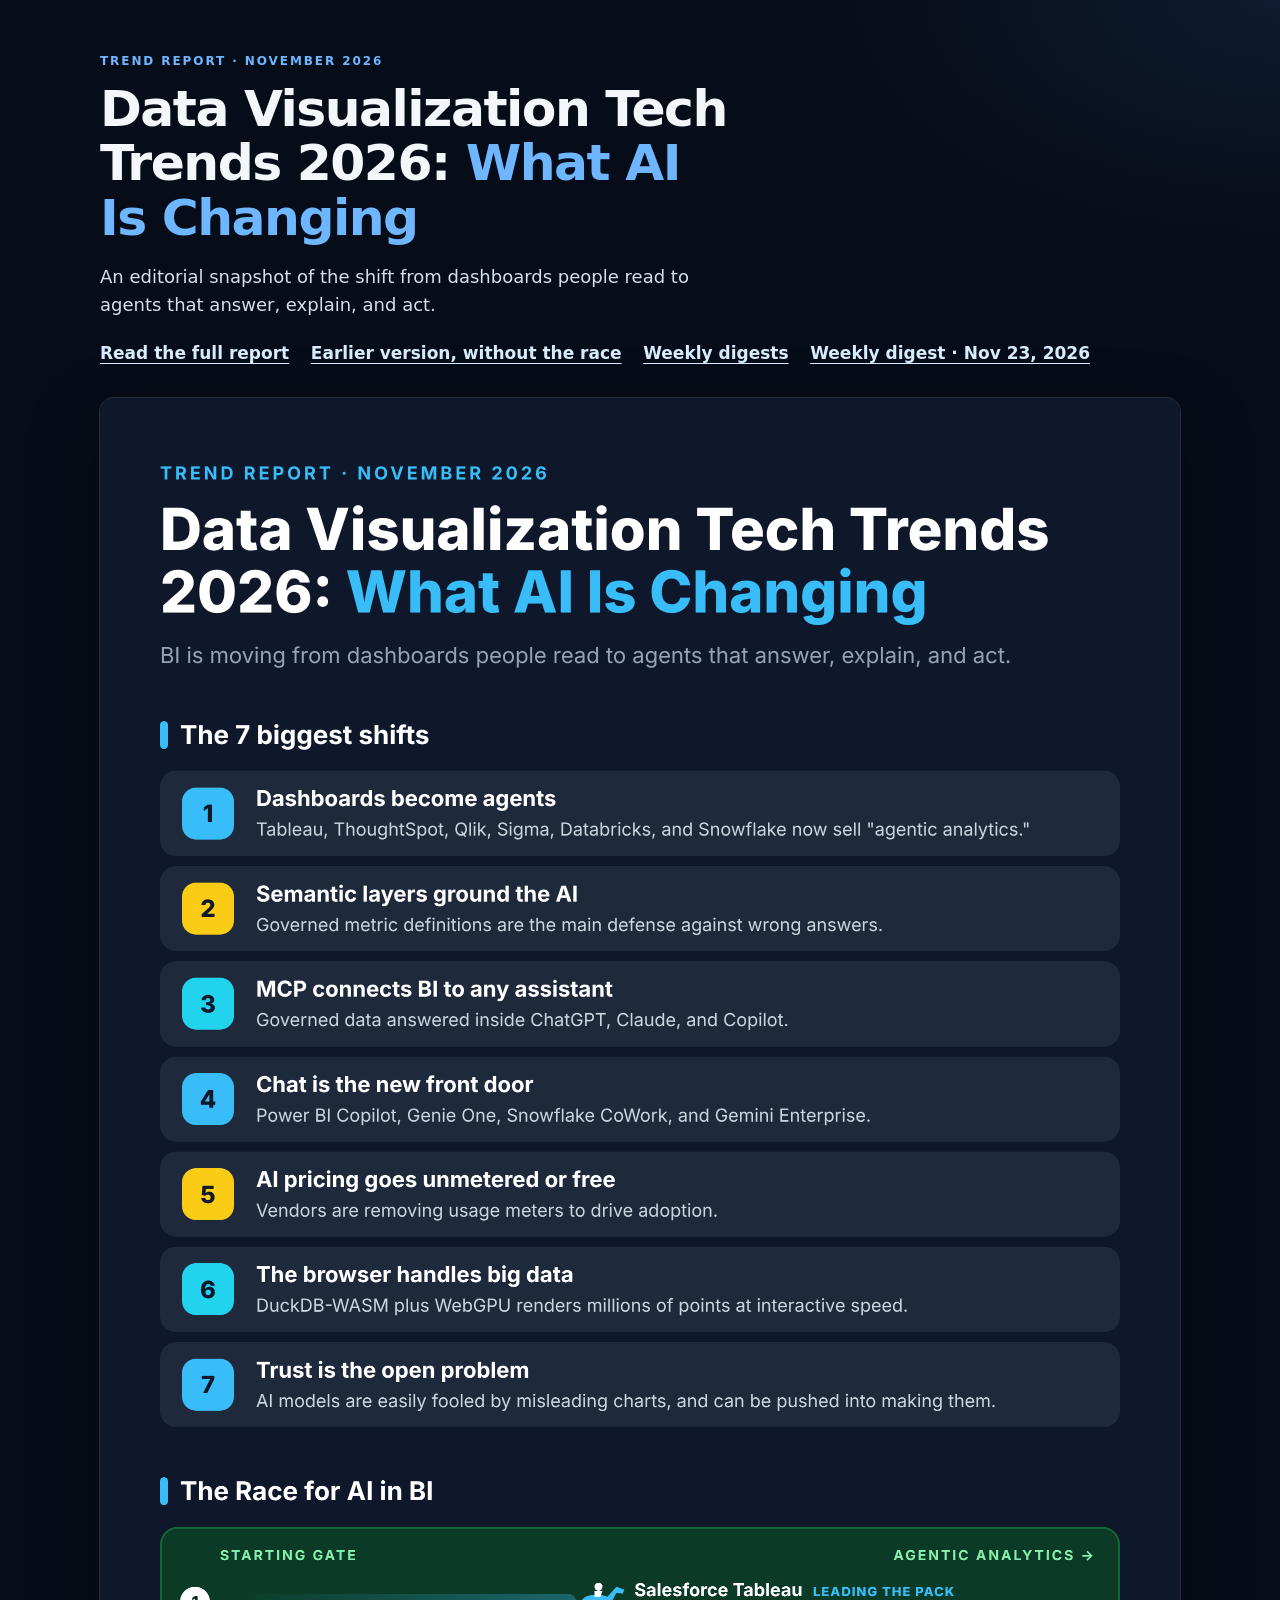
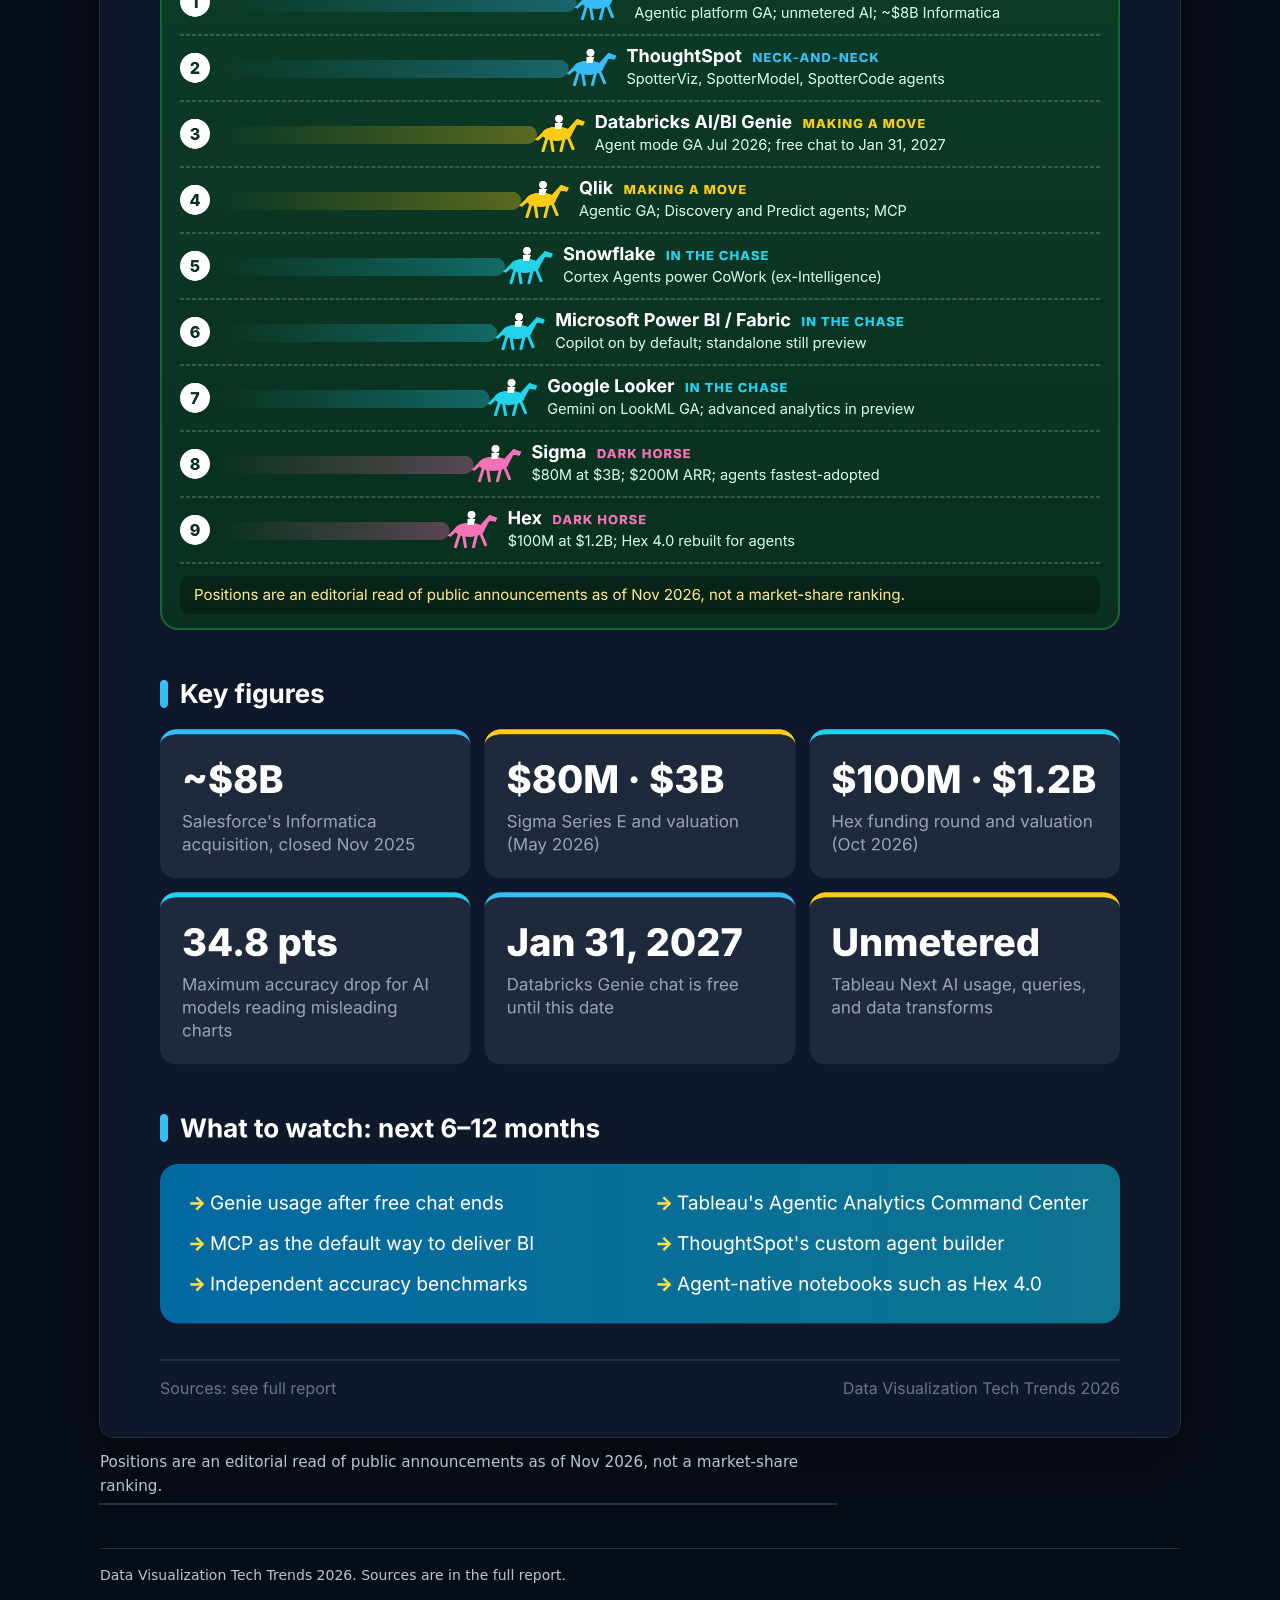
<file: index.html>
<!DOCTYPE html>
<html lang="en">
<head>
  <meta charset="utf-8">
  <meta name="viewport" content="width=device-width, initial-scale=1">
  <title>Data Visualization Tech Trends 2026: What AI Is Changing</title>
  <meta name="description" content="A November 2026 infographic on how AI is changing business intelligence, including an editorial horse race for agentic analytics.">
  <link rel="canonical" href="https://ericalvarado.github.io/dataviz-ai-trends/">
  <meta name="theme-color" content="#070d18">
  <meta name="color-scheme" content="dark">

  <meta property="og:type" content="website">
  <meta property="og:site_name" content="Data Visualization Tech Trends 2026">
  <meta property="og:title" content="Data Visualization Tech Trends 2026: What AI Is Changing">
  <meta property="og:description" content="BI is moving from dashboards people read to agents that answer, explain, and act. An editorial look at the race for AI in BI, as of November 2026.">
  <meta property="og:url" content="https://ericalvarado.github.io/dataviz-ai-trends/">
  <meta property="og:image" content="https://ericalvarado.github.io/dataviz-ai-trends/images/dataviz-ai-trends-2026-race.png">
  <meta property="og:image:secure_url" content="https://ericalvarado.github.io/dataviz-ai-trends/images/dataviz-ai-trends-2026-race.png">
  <meta property="og:image:type" content="image/png">
  <meta property="og:image:width" content="2160">
  <meta property="og:image:height" content="5277">
  <meta property="og:image:alt" content="Infographic, Data Visualization Tech Trends 2026: What AI Is Changing, with a horse-racing chart titled The Race for AI in BI.">

  <meta name="twitter:card" content="summary_large_image">
  <meta name="twitter:title" content="Data Visualization Tech Trends 2026: What AI Is Changing">
  <meta name="twitter:description" content="BI is moving from dashboards people read to agents that answer, explain, and act. An editorial look at the race for AI in BI, as of November 2026.">
  <meta name="twitter:image" content="https://ericalvarado.github.io/dataviz-ai-trends/images/dataviz-ai-trends-2026-race.png">
  <meta name="twitter:image:alt" content="Infographic, Data Visualization Tech Trends 2026: What AI Is Changing, with a horse-racing chart titled The Race for AI in BI.">

  <link rel="stylesheet" href="styles.css">
</head>
<body>
  <div class="wrap">
    <header>
      <p class="kicker">Trend report · November 2026</p>
      <h1>Data Visualization Tech Trends 2026: <span>What AI Is Changing</span></h1>
      <p class="lede">An editorial snapshot of the shift from dashboards people read to agents that answer, explain, and act.</p>
      <nav class="actions" aria-label="Related">
        <a href="https://cursor.com/canvas/store-f956ac63-2e0c-4e94-ba3c-18de8e379e3c/e3237adf-e329-4df2-89d8-488cf65189a3">Read the full report</a>
        <a href="earlier.html">Earlier version, without the race</a>
        <a href="digests/">Weekly digests</a>
        <a href="digests/2026-11-23.html">Weekly digest · Nov 23, 2026</a>
      </nav>
    </header>

    <main>
      <figure class="poster">
        <a href="images/dataviz-ai-trends-2026-race.png">
          <img
            src="images/dataviz-ai-trends-2026-race.png"
            width="2160"
            height="5277"
            fetchpriority="high"
            alt="Infographic titled Data Visualization Tech Trends 2026: What AI Is Changing. November 2026 trend report. BI is moving from dashboards people read to agents that answer, explain, and act. Seven shifts: 1 Dashboards become agents, with Tableau, ThoughtSpot, Qlik, Sigma, Databricks, and Snowflake selling agentic analytics. 2 Semantic layers ground the AI, using governed metric definitions as the defense against wrong answers. 3 MCP connects BI to any assistant, so governed data is answered inside ChatGPT, Claude, and Copilot. 4 Chat is the new front door, including Power BI Copilot, Genie One, Snowflake CoWork, and Gemini Enterprise. 5 AI pricing goes unmetered or free as vendors remove usage meters to drive adoption. 6 The browser handles big data, with DuckDB-WASM plus WebGPU rendering millions of points at interactive speed. 7 Trust is the open problem, because AI models are easily fooled by misleading charts and can be pushed into making them. The Race for AI in BI, under agentic analytics, from the starting gate: 1 Salesforce Tableau, leading the pack, agentic platform generally available, unmetered AI, about $8 billion Informatica. 2 ThoughtSpot, neck and neck, with SpotterViz, SpotterModel, and SpotterCode agents. 3 Qlik, making a move, agentic generally available, Discovery and Predict agents, MCP. 4 Databricks AI/BI Genie, making a move, Genie chat generally available July 2026 and free chat until January 31, 2027. 5 Snowflake, in the chase, Cortex Agents power CoWork. 6 Microsoft Power BI and Fabric, in the chase, Copilot on by default and standalone still in preview. 7 Google Looker, in the chase, Gemini on LookML generally available and advanced analytics in preview. 8 Sigma, dark horse, $80 million at a $3 billion valuation, $200 million ARR, agents fastest-adopted. 9 Hex, dark horse, $100 million at a $1.2 billion valuation, Hex 4.0 rebuilt for agents. Key figures: about $8 billion Salesforce Informatica acquisition, closed November 2025; $80 million and a $3 billion valuation for Sigma Series E in May 2026; $100 million and a $1.2 billion valuation for Hex in October 2026; a 34.8 point maximum accuracy drop for AI models reading misleading charts; January 31, 2027, when Databricks Genie chat is free until; unmetered Tableau Next AI usage, queries, and data transforms. What to watch in the next 6 to 12 months: Genie usage after free chat ends, MCP as the default way to deliver BI, independent accuracy benchmarks, Tableau's Agentic Analytics Command Center, ThoughtSpot's custom agent builder, and agent-native notebooks such as Hex 4.0. Positions are an editorial read of public announcements as of November 2026, not a market-share ranking."
          >
          <span class="sr-only">Opens the full-size image.</span>
        </a>
        <figcaption>
          <p>Positions are an editorial read of public announcements as of Nov 2026, not a market-share ranking.</p>
          <p class="hint"><a href="images/dataviz-ai-trends-2026-race.png">Open the full-size image</a></p>
        </figcaption>
      </figure>
    </main>

    <footer>
      <p>Data Visualization Tech Trends 2026. Sources are in the full report.</p>
    </footer>
  </div>
</body>
</html>
</file>
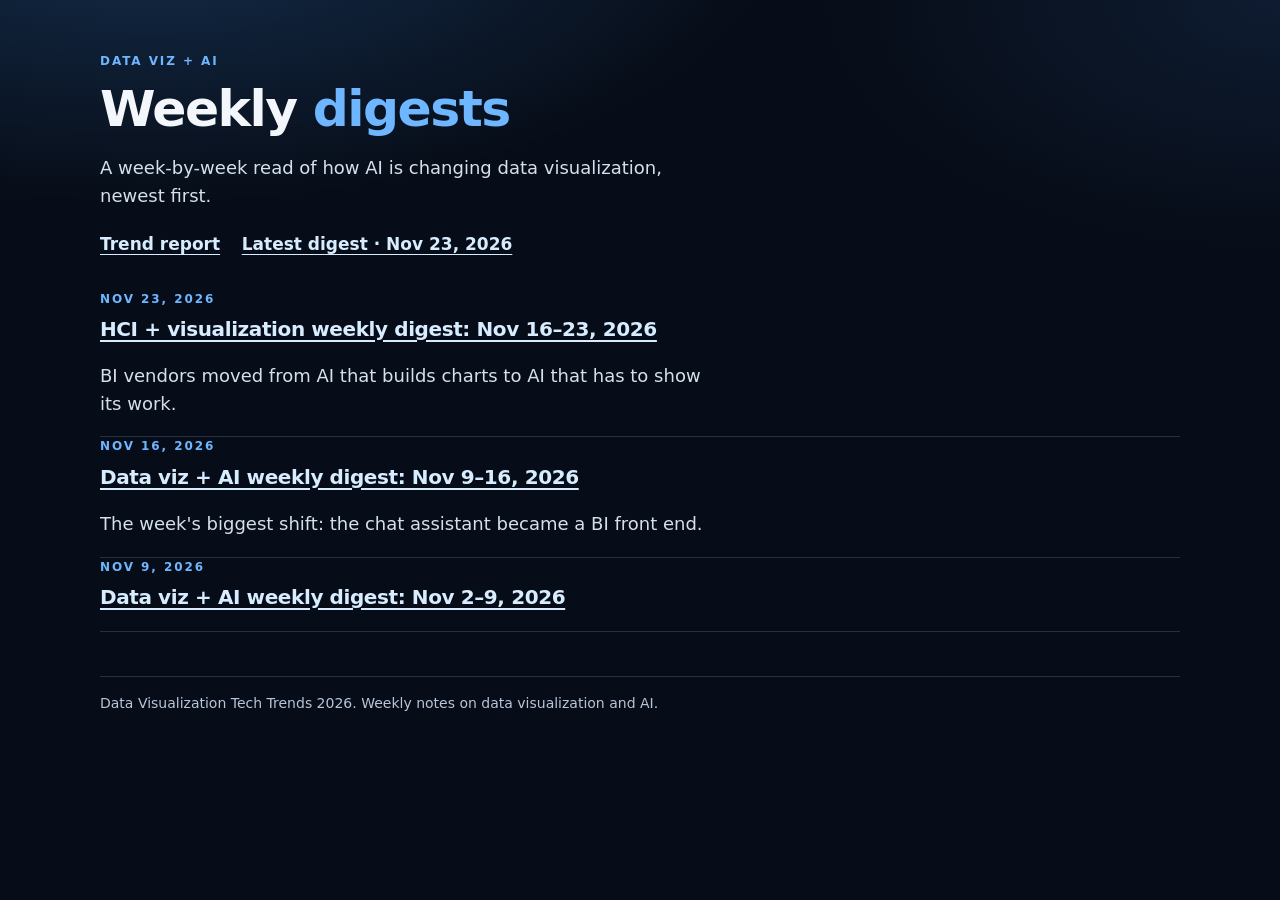
<file: digests/index.html>
<!DOCTYPE html>
<html lang="en">
<head>
  <meta charset="utf-8">
  <meta name="viewport" content="width=device-width, initial-scale=1">
  <title>Weekly digests: Data viz + AI</title>
  <meta name="description" content="Weekly digests on data visualization and AI, newest first. The latest issue covers Nov 16–23, 2026.">
  <link rel="canonical" href="https://ericalvarado.github.io/dataviz-ai-trends/digests/">
  <meta name="theme-color" content="#070d18">
  <meta name="color-scheme" content="dark">

  <meta property="og:type" content="website">
  <meta property="og:site_name" content="Data Visualization Tech Trends 2026">
  <meta property="og:title" content="Weekly digests: Data viz + AI">
  <meta property="og:description" content="Weekly digests on data visualization and AI, newest first. The latest issue covers Nov 16–23, 2026.">
  <meta property="og:url" content="https://ericalvarado.github.io/dataviz-ai-trends/digests/">
  <meta property="og:image" content="https://ericalvarado.github.io/dataviz-ai-trends/images/dataviz-ai-trends-2026-race.png">
  <meta property="og:image:secure_url" content="https://ericalvarado.github.io/dataviz-ai-trends/images/dataviz-ai-trends-2026-race.png">
  <meta property="og:image:type" content="image/png">
  <meta property="og:image:width" content="2160">
  <meta property="og:image:height" content="5277">
  <meta property="og:image:alt" content="Infographic, Data Visualization Tech Trends 2026: What AI Is Changing, with a horse-racing chart titled The Race for AI in BI.">

  <meta name="twitter:card" content="summary_large_image">
  <meta name="twitter:title" content="Weekly digests: Data viz + AI">
  <meta name="twitter:description" content="Weekly digests on data visualization and AI, newest first. The latest issue covers Nov 16–23, 2026.">
  <meta name="twitter:image" content="https://ericalvarado.github.io/dataviz-ai-trends/images/dataviz-ai-trends-2026-race.png">
  <meta name="twitter:image:alt" content="Infographic, Data Visualization Tech Trends 2026: What AI Is Changing, with a horse-racing chart titled The Race for AI in BI.">

  <link rel="stylesheet" href="../styles.css">
</head>
<body>
  <div class="wrap">
    <header>
      <p class="kicker">Data viz + AI</p>
      <h1>Weekly <span>digests</span></h1>
      <p class="lede">A week-by-week read of how AI is changing data visualization, newest first.</p>
      <nav class="actions" aria-label="Related">
        <a href="../index.html">Trend report</a>
        <a href="2026-11-23.html">Latest digest · Nov 23, 2026</a>
      </nav>
    </header>

    <main>
      <ol class="digest-index">
        <li>
          <time datetime="2026-11-23">Nov 23, 2026</time>
          <a href="2026-11-23.html">HCI + visualization weekly digest: Nov 16–23, 2026</a>
          <p class="lede">BI vendors moved from AI that builds charts to AI that has to show its work.</p>
        </li>
        <li>
          <time datetime="2026-11-16">Nov 16, 2026</time>
          <a href="2026-11-16.html">Data viz + AI weekly digest: Nov 9–16, 2026</a>
          <p class="lede">The week's biggest shift: the chat assistant became a BI front end.</p>
        </li>
        <li>
          <time datetime="2026-11-09">Nov 9, 2026</time>
          <a href="2026-11-09.html">Data viz + AI weekly digest: Nov 2–9, 2026</a>
        </li>
      </ol>
    </main>

    <footer>
      <p>Data Visualization Tech Trends 2026. Weekly notes on data visualization and AI.</p>
    </footer>
  </div>
</body>
</html>
</file>
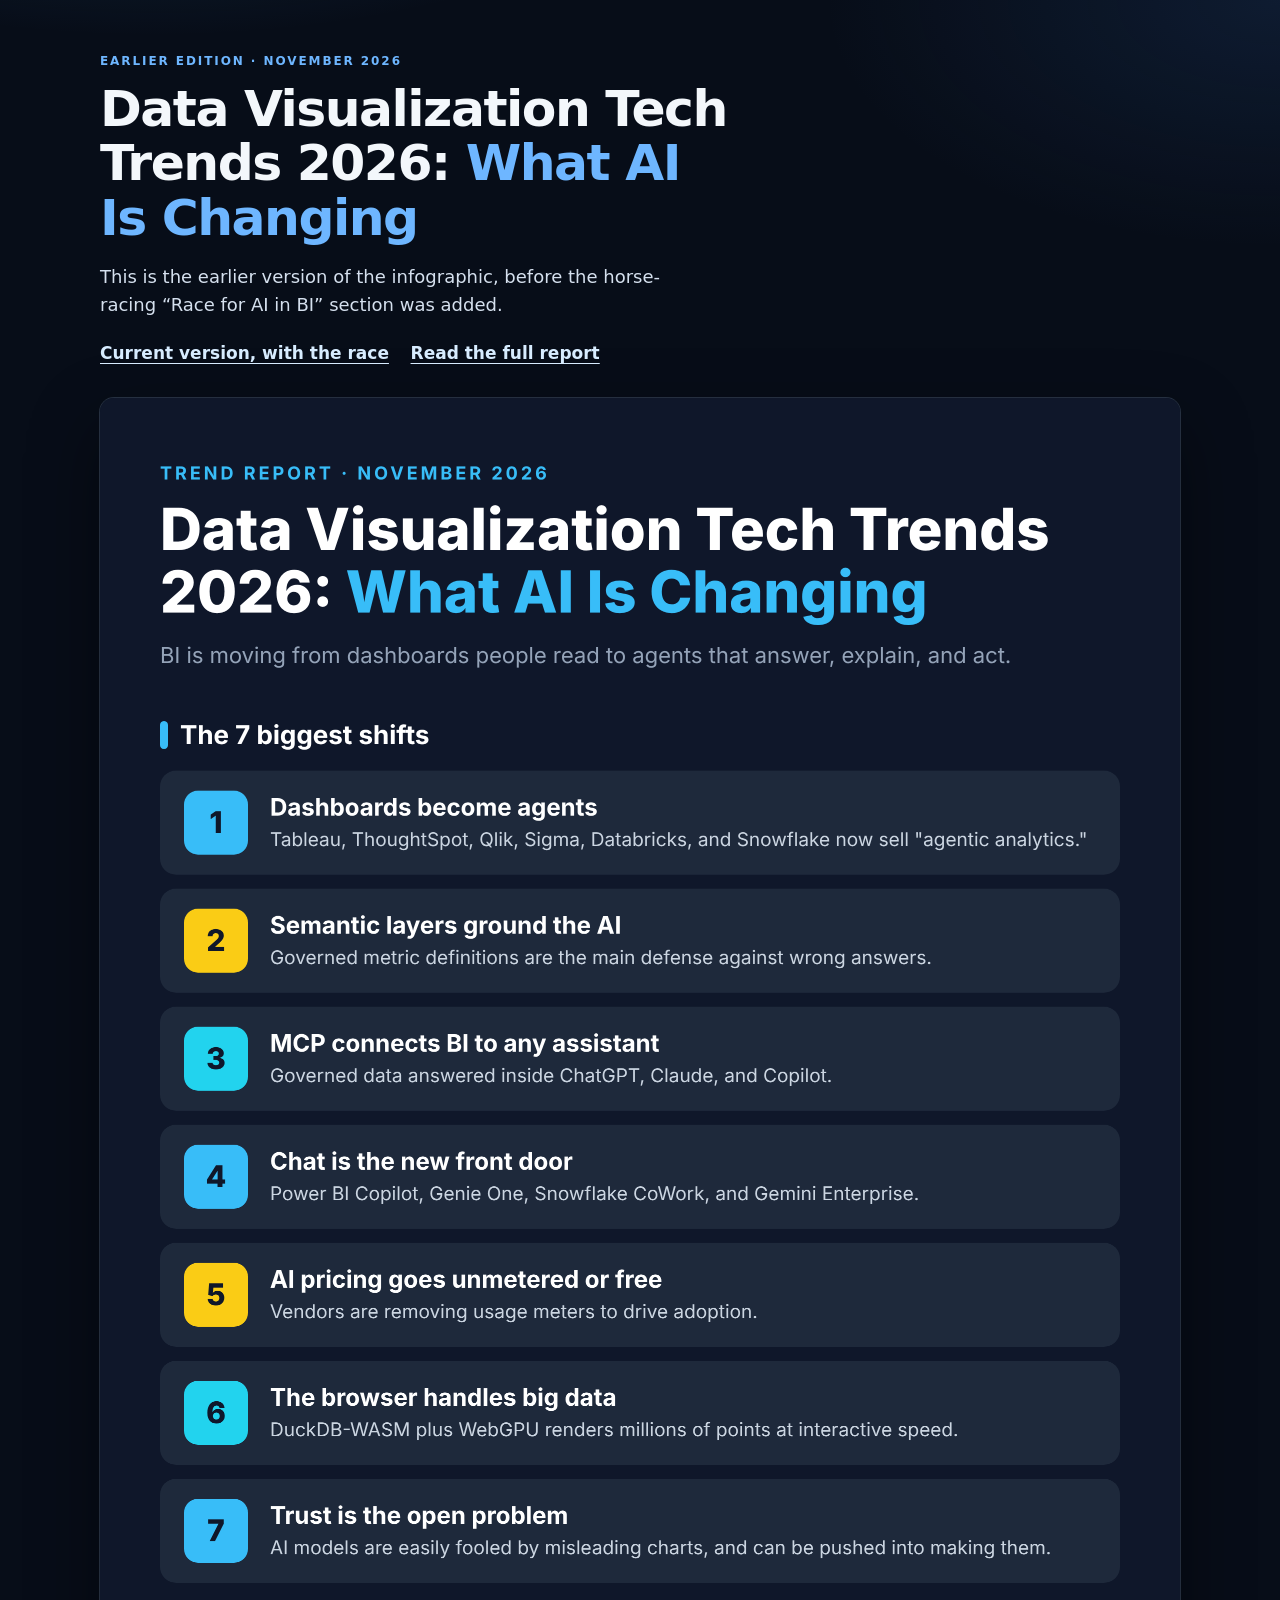
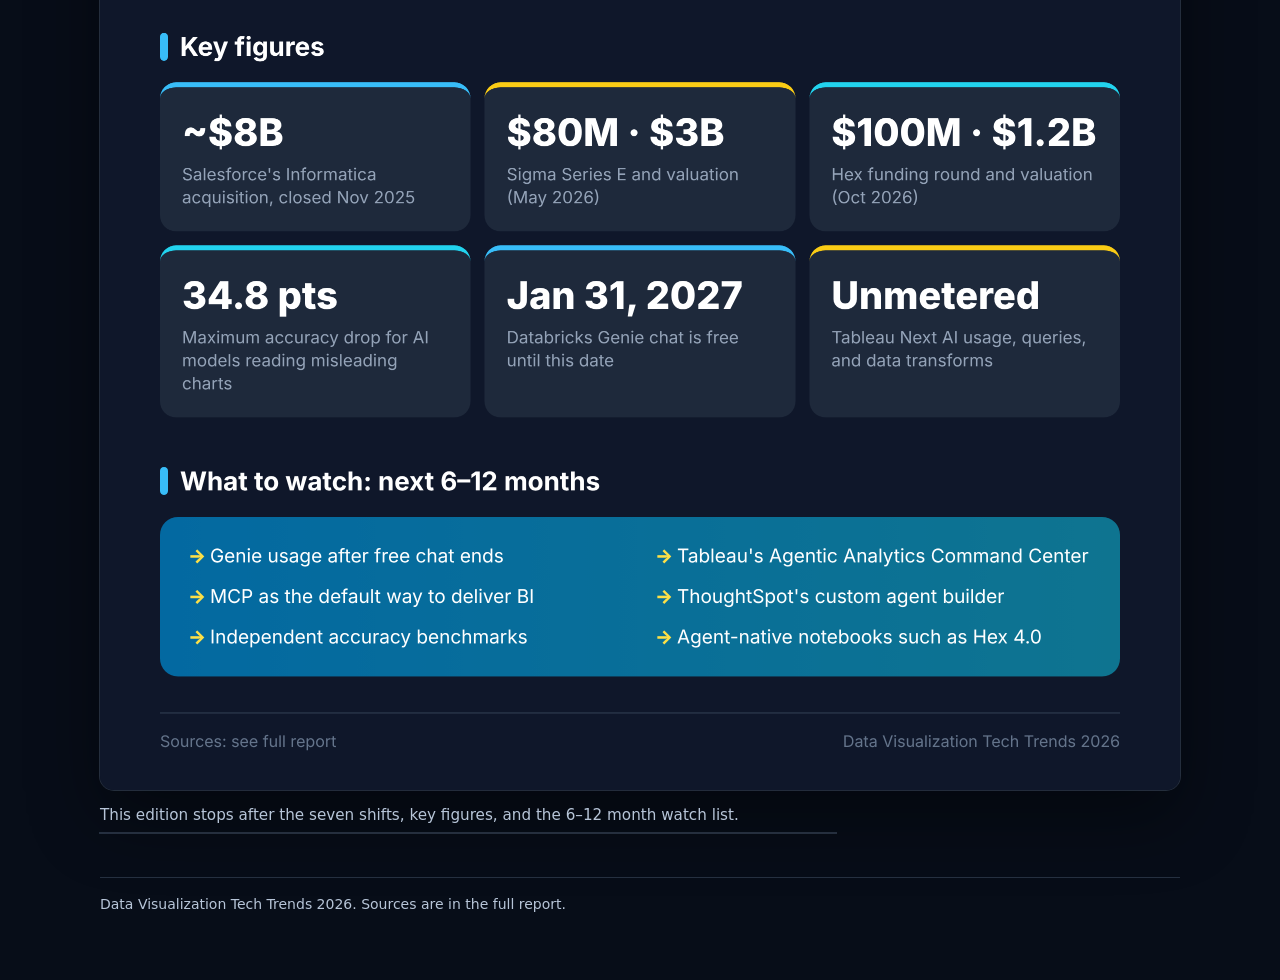
<file: earlier.html>
<!DOCTYPE html>
<html lang="en">
<head>
  <meta charset="utf-8">
  <meta name="viewport" content="width=device-width, initial-scale=1">
  <title>Earlier version: Data Visualization Tech Trends 2026: What AI Is Changing</title>
  <meta name="description" content="The earlier November 2026 infographic on how AI is changing business intelligence, before the Race for AI in BI section was added.">
  <link rel="canonical" href="https://ericalvarado.github.io/dataviz-ai-trends/earlier.html">
  <meta name="theme-color" content="#070d18">
  <meta name="color-scheme" content="dark">

  <meta property="og:type" content="website">
  <meta property="og:site_name" content="Data Visualization Tech Trends 2026">
  <meta property="og:title" content="Earlier version: Data Visualization Tech Trends 2026: What AI Is Changing">
  <meta property="og:description" content="The earlier edition of the November 2026 infographic, without the horse-racing Race for AI in BI section.">
  <meta property="og:url" content="https://ericalvarado.github.io/dataviz-ai-trends/earlier.html">
  <meta property="og:image" content="https://ericalvarado.github.io/dataviz-ai-trends/images/dataviz-ai-trends-2026.png">
  <meta property="og:image:type" content="image/png">
  <meta property="og:image:width" content="2160">
  <meta property="og:image:height" content="3983">
  <meta property="og:image:alt" content="Earlier infographic, Data Visualization Tech Trends 2026: What AI Is Changing, without the horse-racing race section.">

  <meta name="twitter:card" content="summary_large_image">
  <meta name="twitter:title" content="Earlier version: Data Visualization Tech Trends 2026: What AI Is Changing">
  <meta name="twitter:description" content="The earlier edition of the November 2026 infographic, without the horse-racing Race for AI in BI section.">
  <meta name="twitter:image" content="https://ericalvarado.github.io/dataviz-ai-trends/images/dataviz-ai-trends-2026.png">
  <meta name="twitter:image:alt" content="Earlier infographic, Data Visualization Tech Trends 2026: What AI Is Changing, without the horse-racing race section.">

  <link rel="stylesheet" href="styles.css">
</head>
<body>
  <div class="wrap">
    <header>
      <p class="kicker">Earlier edition · November 2026</p>
      <h1>Data Visualization Tech Trends 2026: <span>What AI Is Changing</span></h1>
      <p class="lede">This is the earlier version of the infographic, before the horse-racing “Race for AI in BI” section was added.</p>
      <nav class="actions" aria-label="Related">
        <a href="index.html">Current version, with the race</a>
        <a href="https://cursor.com/canvas/store-f956ac63-2e0c-4e94-ba3c-18de8e379e3c/e3237adf-e329-4df2-89d8-488cf65189a3">Read the full report</a>
      </nav>
    </header>

    <main>
      <figure class="poster">
        <a href="images/dataviz-ai-trends-2026.png">
          <img
            src="images/dataviz-ai-trends-2026.png"
            width="2160"
            height="3983"
            fetchpriority="high"
            alt="Earlier infographic titled Data Visualization Tech Trends 2026: What AI Is Changing. November 2026 trend report, without the Race for AI in BI section. BI is moving from dashboards people read to agents that answer, explain, and act. Seven shifts: 1 Dashboards become agents, with Tableau, ThoughtSpot, Qlik, Sigma, Databricks, and Snowflake selling agentic analytics. 2 Semantic layers ground the AI, using governed metric definitions as the defense against wrong answers. 3 MCP connects BI to any assistant, so governed data is answered inside ChatGPT, Claude, and Copilot. 4 Chat is the new front door, including Power BI Copilot, Genie One, Snowflake CoWork, and Gemini Enterprise. 5 AI pricing goes unmetered or free as vendors remove usage meters to drive adoption. 6 The browser handles big data, with DuckDB-WASM plus WebGPU rendering millions of points at interactive speed. 7 Trust is the open problem, because AI models are easily fooled by misleading charts and can be pushed into making them. Key figures: about $8 billion Salesforce Informatica acquisition, closed November 2025; $80 million and a $3 billion valuation for Sigma Series E in May 2026; $100 million and a $1.2 billion valuation for Hex in October 2026; a 34.8 point maximum accuracy drop for AI models reading misleading charts; January 31, 2027, when Databricks Genie chat is free until; unmetered Tableau Next AI usage, queries, and data transforms. What to watch in the next 6 to 12 months: Genie usage after free chat ends, MCP as the default way to deliver BI, independent accuracy benchmarks, Tableau's Agentic Analytics Command Center, ThoughtSpot's custom agent builder, and agent-native notebooks such as Hex 4.0."
          >
          <span class="sr-only">Opens the full-size image.</span>
        </a>
        <figcaption>
          <p>This edition stops after the seven shifts, key figures, and the 6–12 month watch list.</p>
          <p class="hint"><a href="images/dataviz-ai-trends-2026.png">Open the full-size image</a></p>
        </figcaption>
      </figure>
    </main>

    <footer>
      <p>Data Visualization Tech Trends 2026. Sources are in the full report.</p>
    </footer>
  </div>
</body>
</html>
</file>
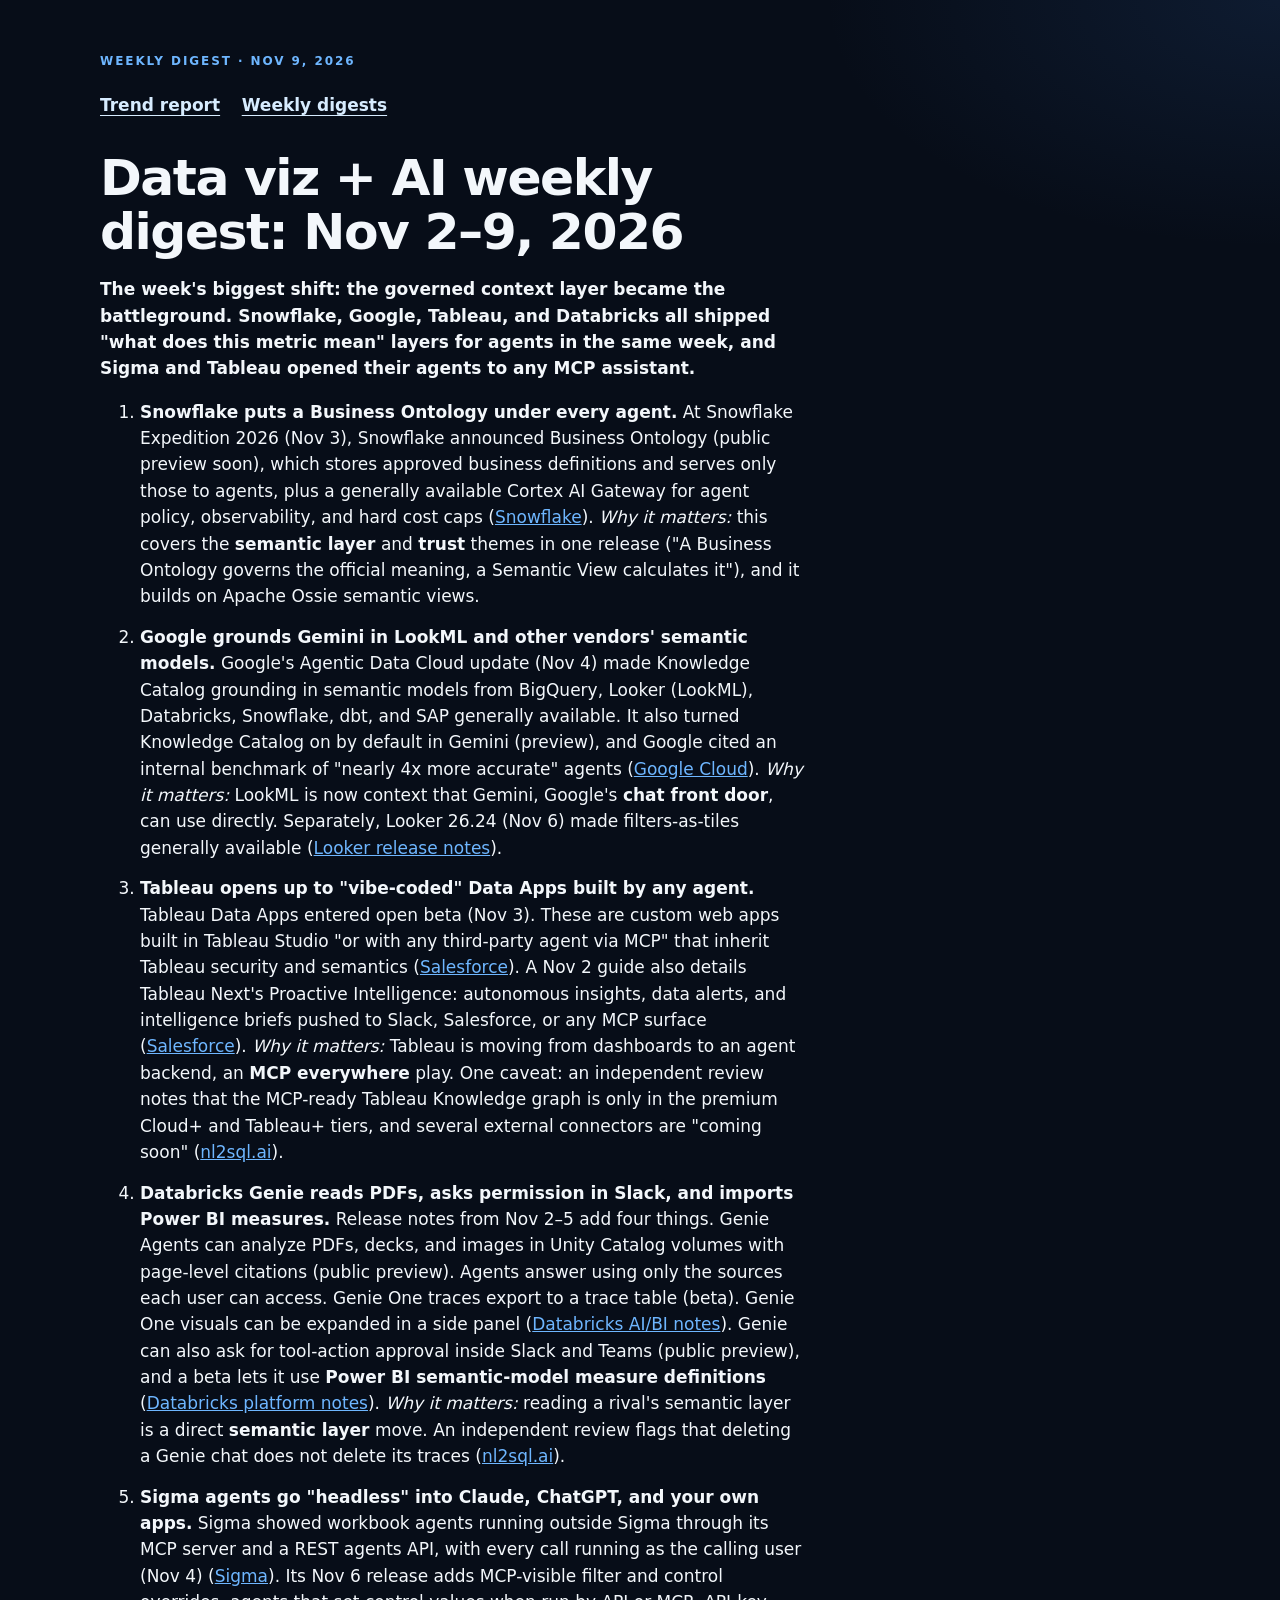
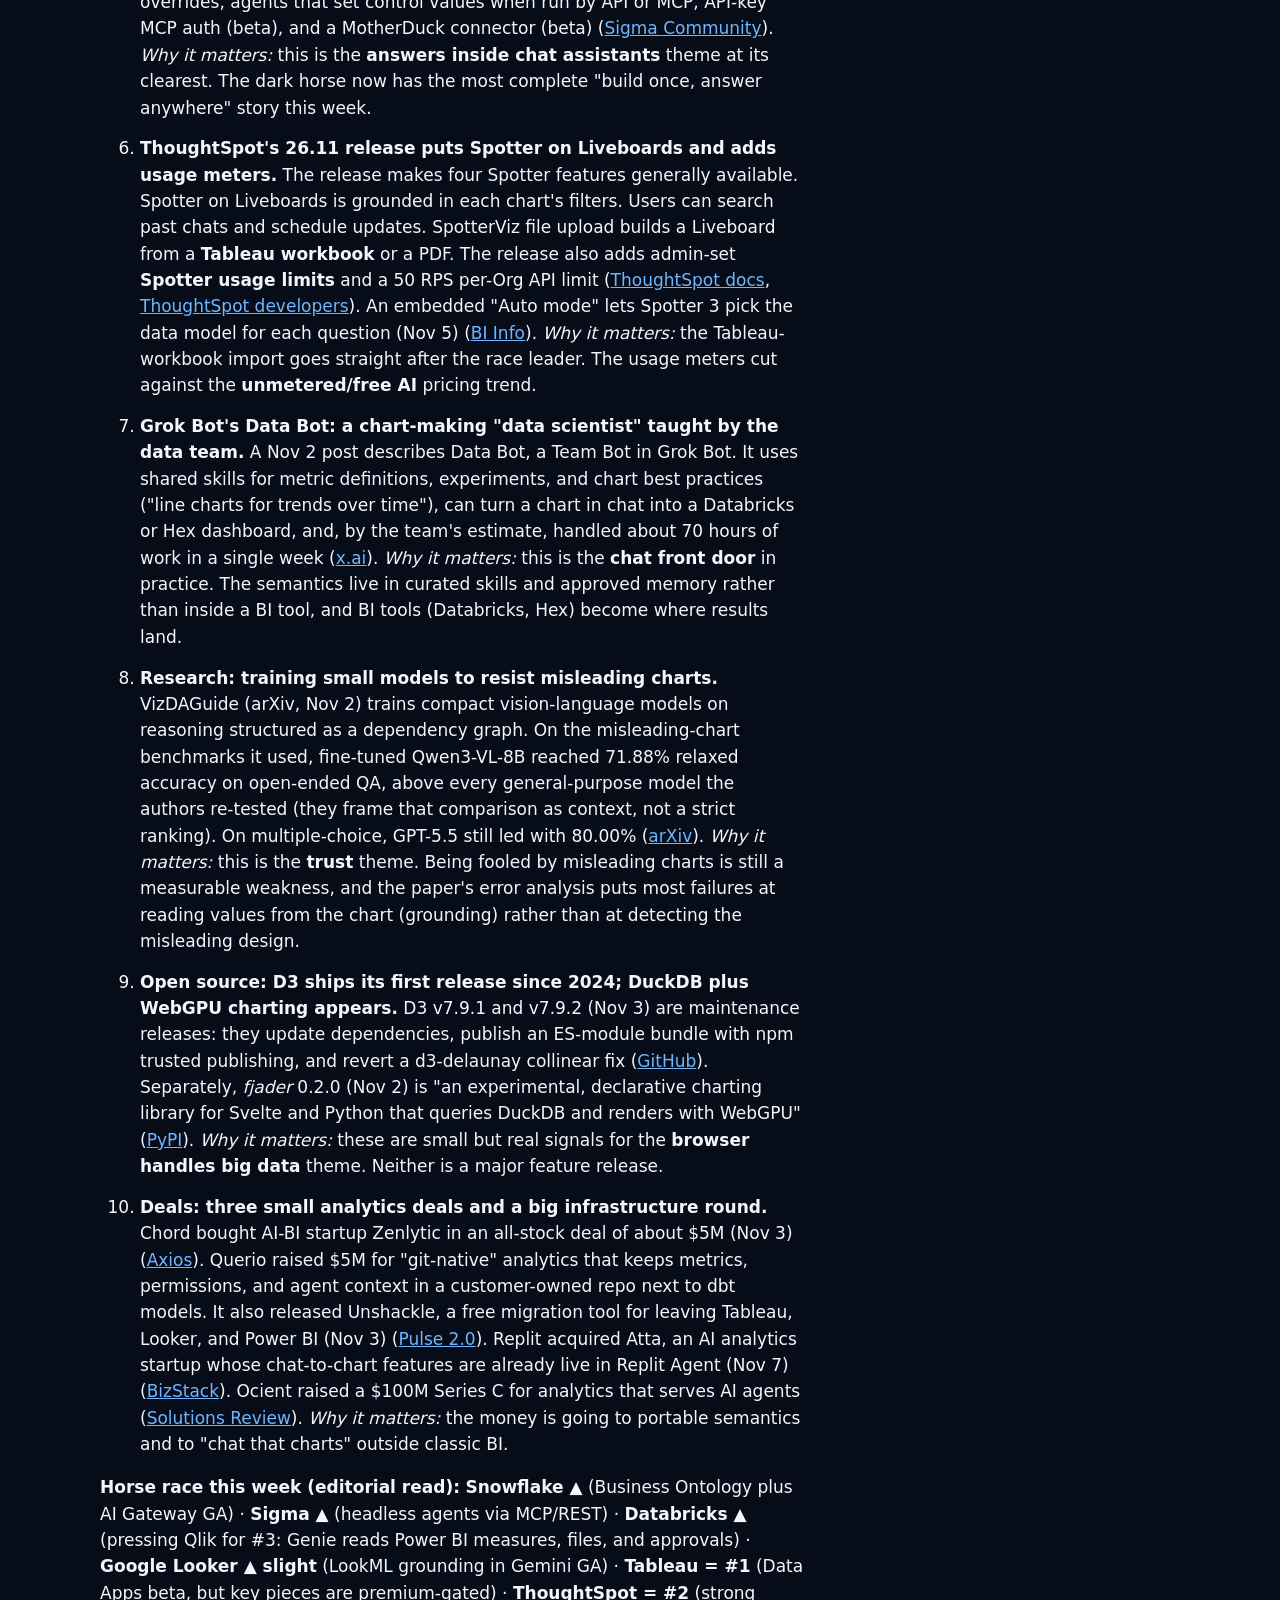
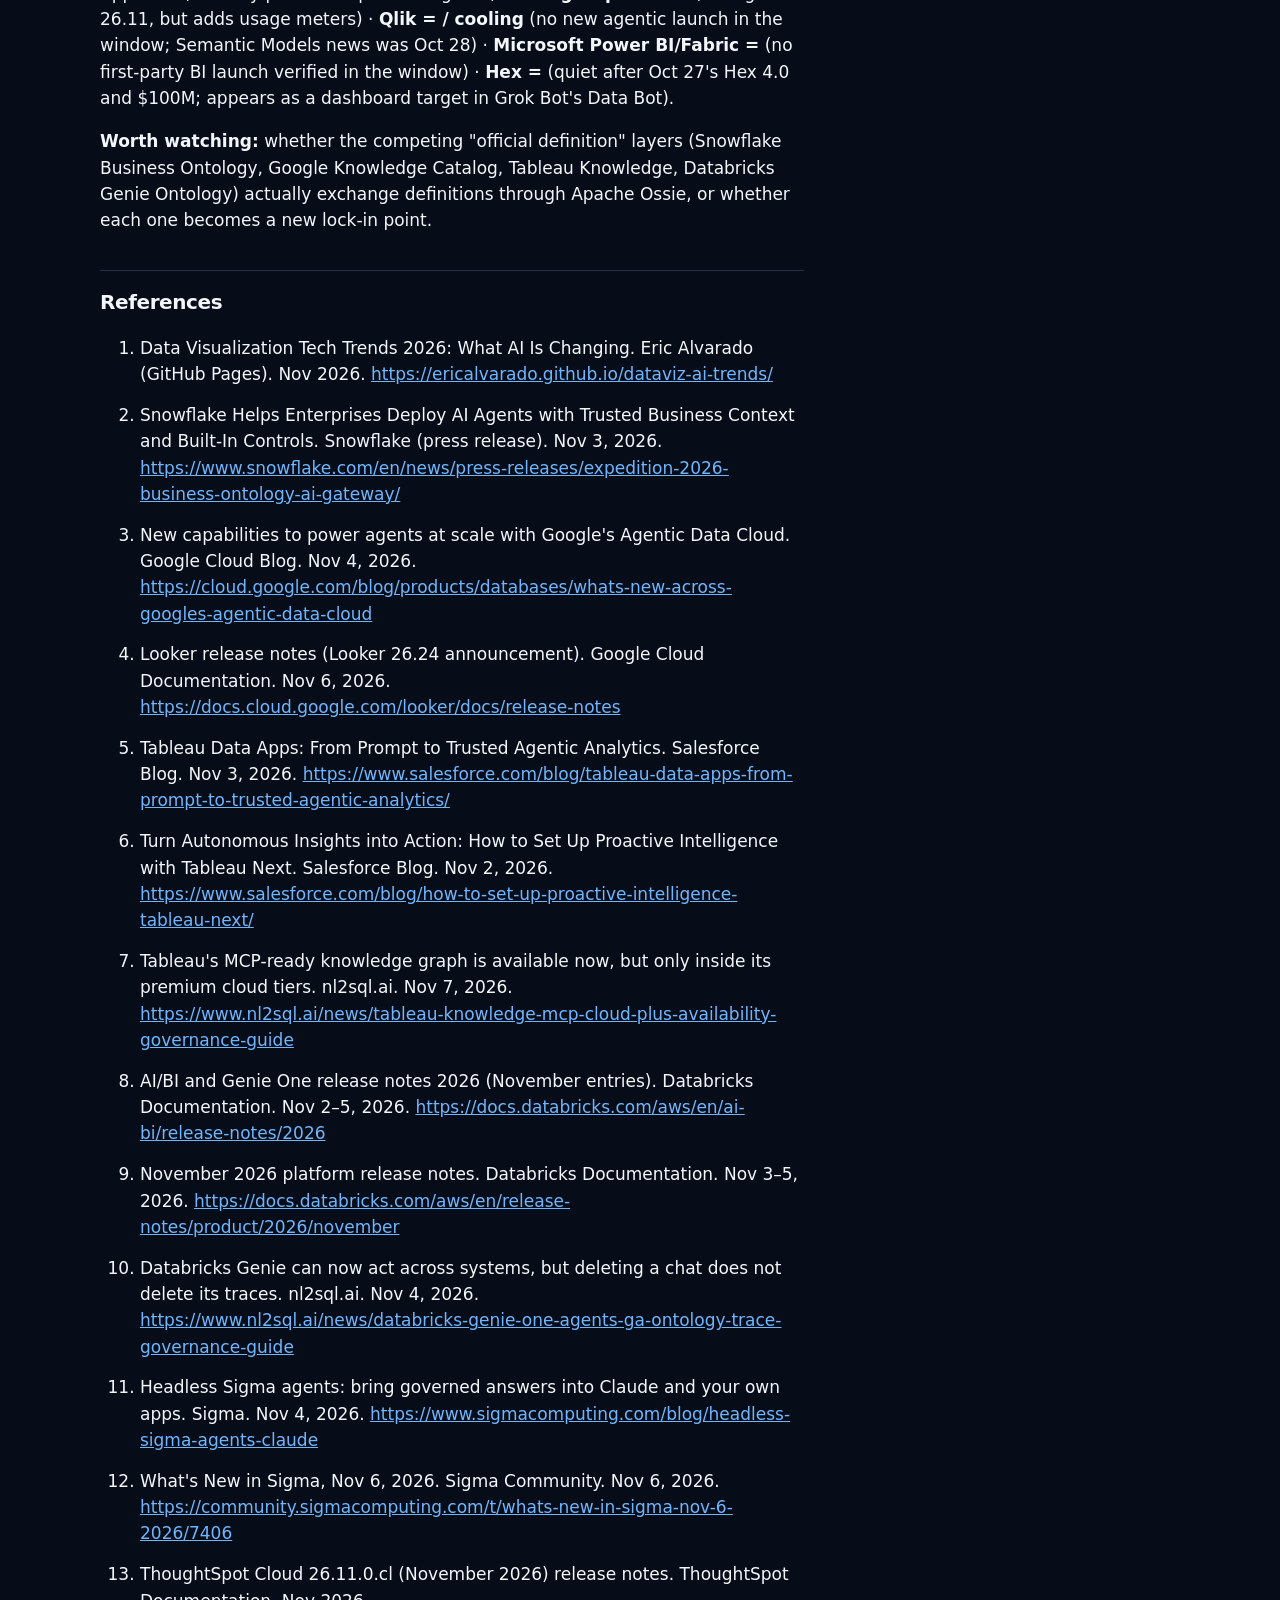
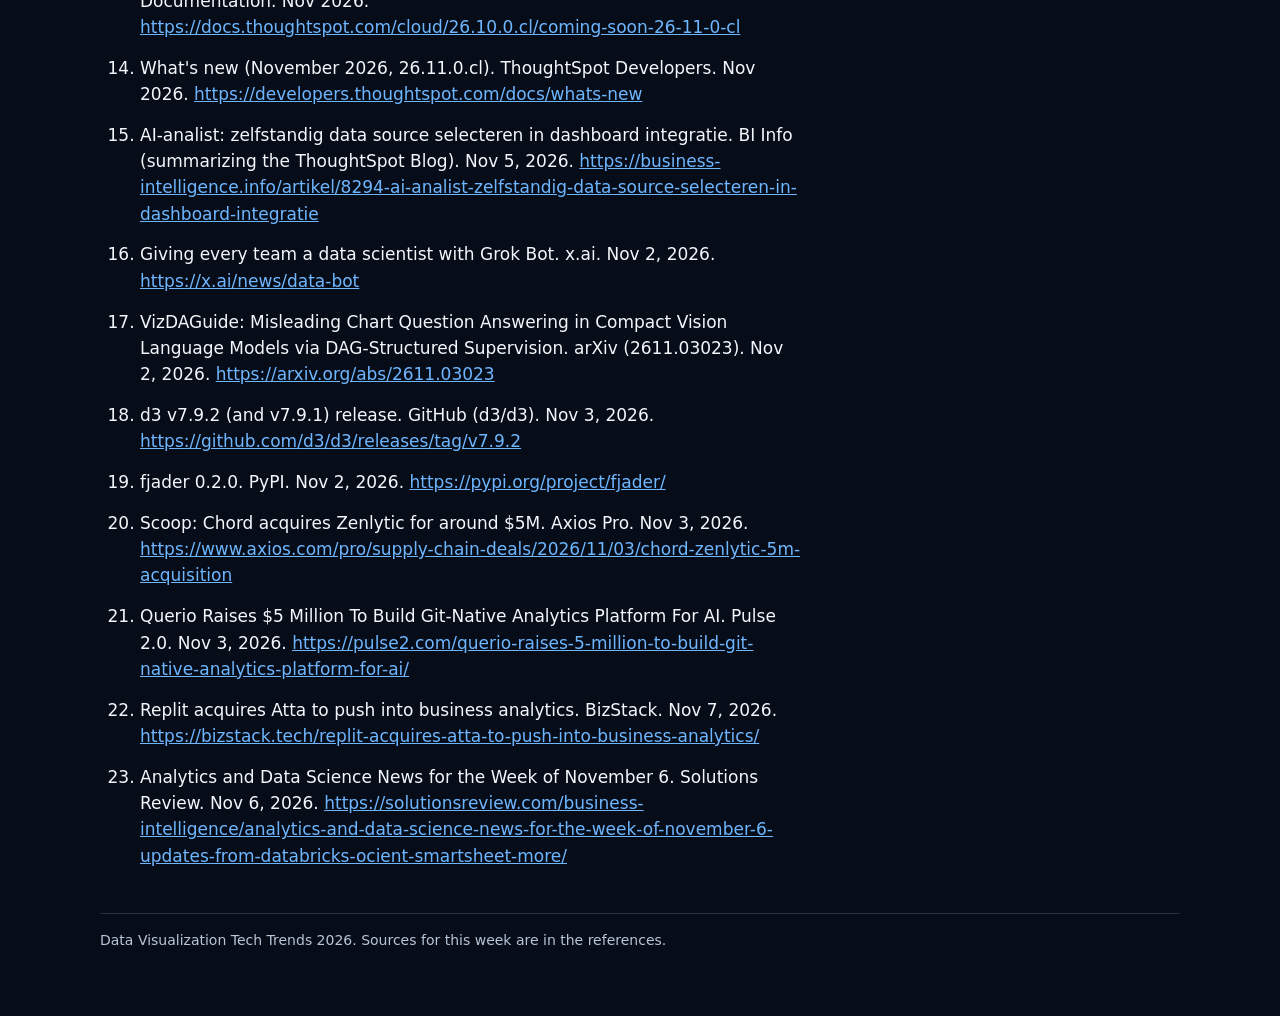
<file: digests/2026-11-09.html>
<!DOCTYPE html>
<html lang="en">
<head>
  <meta charset="utf-8">
  <meta name="viewport" content="width=device-width, initial-scale=1">
  <title>Data viz + AI weekly digest: Nov 2–9, 2026</title>
  <meta name="description" content="Weekly digest for Nov 2–9, 2026. The governed context layer became the battleground, as Snowflake, Google, Tableau, and Databricks shipped metric-definition layers for agents.">
  <link rel="canonical" href="https://ericalvarado.github.io/dataviz-ai-trends/digests/2026-11-09.html">
  <meta name="theme-color" content="#070d18">
  <meta name="color-scheme" content="dark">

  <meta property="og:type" content="article">
  <meta property="og:site_name" content="Data Visualization Tech Trends 2026">
  <meta property="og:title" content="Data viz + AI weekly digest: Nov 2–9, 2026">
  <meta property="og:description" content="The week's biggest shift: the governed context layer became the battleground. Snowflake, Google, Tableau, and Databricks shipped metric-definition layers for agents in the same week.">
  <meta property="og:url" content="https://ericalvarado.github.io/dataviz-ai-trends/digests/2026-11-09.html">
  <meta property="og:image" content="https://ericalvarado.github.io/dataviz-ai-trends/images/dataviz-ai-trends-2026-race.png">
  <meta property="og:image:secure_url" content="https://ericalvarado.github.io/dataviz-ai-trends/images/dataviz-ai-trends-2026-race.png">
  <meta property="og:image:type" content="image/png">
  <meta property="og:image:width" content="2160">
  <meta property="og:image:height" content="5277">
  <meta property="og:image:alt" content="Infographic, Data Visualization Tech Trends 2026: What AI Is Changing, with a horse-racing chart titled The Race for AI in BI.">

  <meta name="twitter:card" content="summary_large_image">
  <meta name="twitter:title" content="Data viz + AI weekly digest: Nov 2–9, 2026">
  <meta name="twitter:description" content="The week's biggest shift: the governed context layer became the battleground. Snowflake, Google, Tableau, and Databricks shipped metric-definition layers for agents in the same week.">
  <meta name="twitter:image" content="https://ericalvarado.github.io/dataviz-ai-trends/images/dataviz-ai-trends-2026-race.png">
  <meta name="twitter:image:alt" content="Infographic, Data Visualization Tech Trends 2026: What AI Is Changing, with a horse-racing chart titled The Race for AI in BI.">

  <link rel="stylesheet" href="../styles.css">
</head>
<body>
  <div class="wrap">
    <header>
      <p class="kicker">Weekly digest · Nov 9, 2026</p>
      <nav class="actions" aria-label="Related">
        <a href="../index.html">Trend report</a>
        <a href="index.html">Weekly digests</a>
      </nav>
    </header>

    <main>
<article class="digest">
<h1>Data viz + AI weekly digest: Nov 2–9, 2026</h1>
<p><strong>The week's biggest shift: the governed context layer became the battleground. Snowflake, Google, Tableau, and Databricks all shipped "what does this metric mean" layers for agents in the same week, and Sigma and Tableau opened their agents to any MCP assistant.</strong></p>
<ol>
  <li><strong>Snowflake puts a Business Ontology under every agent.</strong> At Snowflake Expedition 2026 (Nov 3), Snowflake announced Business Ontology (public preview soon), which stores approved business definitions and serves only those to agents, plus a generally available Cortex AI Gateway for agent policy, observability, and hard cost caps (<a href="https://www.snowflake.com/en/news/press-releases/expedition-2026-business-ontology-ai-gateway/">Snowflake</a>). <em>Why it matters:</em> this covers the <strong>semantic layer</strong> and <strong>trust</strong> themes in one release ("A Business Ontology governs the official meaning, a Semantic View calculates it"), and it builds on Apache Ossie semantic views.</li>
  <li><strong>Google grounds Gemini in LookML and other vendors' semantic models.</strong> Google's Agentic Data Cloud update (Nov 4) made Knowledge Catalog grounding in semantic models from BigQuery, Looker (LookML), Databricks, Snowflake, dbt, and SAP generally available. It also turned Knowledge Catalog on by default in Gemini (preview), and Google cited an internal benchmark of "nearly 4x more accurate" agents (<a href="https://cloud.google.com/blog/products/databases/whats-new-across-googles-agentic-data-cloud">Google Cloud</a>). <em>Why it matters:</em> LookML is now context that Gemini, Google's <strong>chat front door</strong>, can use directly. Separately, Looker 26.24 (Nov 6) made filters-as-tiles generally available (<a href="https://docs.cloud.google.com/looker/docs/release-notes">Looker release notes</a>).</li>
  <li><strong>Tableau opens up to "vibe-coded" Data Apps built by any agent.</strong> Tableau Data Apps entered open beta (Nov 3). These are custom web apps built in Tableau Studio "or with any third-party agent via MCP" that inherit Tableau security and semantics (<a href="https://www.salesforce.com/blog/tableau-data-apps-from-prompt-to-trusted-agentic-analytics/">Salesforce</a>). A Nov 2 guide also details Tableau Next's Proactive Intelligence: autonomous insights, data alerts, and intelligence briefs pushed to Slack, Salesforce, or any MCP surface (<a href="https://www.salesforce.com/blog/how-to-set-up-proactive-intelligence-tableau-next/">Salesforce</a>). <em>Why it matters:</em> Tableau is moving from dashboards to an agent backend, an <strong>MCP everywhere</strong> play. One caveat: an independent review notes that the MCP-ready Tableau Knowledge graph is only in the premium Cloud+ and Tableau+ tiers, and several external connectors are "coming soon" (<a href="https://www.nl2sql.ai/news/tableau-knowledge-mcp-cloud-plus-availability-governance-guide">nl2sql.ai</a>).</li>
  <li><strong>Databricks Genie reads PDFs, asks permission in Slack, and imports Power BI measures.</strong> Release notes from Nov 2–5 add four things. Genie Agents can analyze PDFs, decks, and images in Unity Catalog volumes with page-level citations (public preview). Agents answer using only the sources each user can access. Genie One traces export to a trace table (beta). Genie One visuals can be expanded in a side panel (<a href="https://docs.databricks.com/aws/en/ai-bi/release-notes/2026">Databricks AI/BI notes</a>). Genie can also ask for tool-action approval inside Slack and Teams (public preview), and a beta lets it use <strong>Power BI semantic-model measure definitions</strong> (<a href="https://docs.databricks.com/aws/en/release-notes/product/2026/november">Databricks platform notes</a>). <em>Why it matters:</em> reading a rival's semantic layer is a direct <strong>semantic layer</strong> move. An independent review flags that deleting a Genie chat does not delete its traces (<a href="https://www.nl2sql.ai/news/databricks-genie-one-agents-ga-ontology-trace-governance-guide">nl2sql.ai</a>).</li>
  <li><strong>Sigma agents go "headless" into Claude, ChatGPT, and your own apps.</strong> Sigma showed workbook agents running outside Sigma through its MCP server and a REST agents API, with every call running as the calling user (Nov 4) (<a href="https://www.sigmacomputing.com/blog/headless-sigma-agents-claude">Sigma</a>). Its Nov 6 release adds MCP-visible filter and control overrides, agents that set control values when run by API or MCP, API-key MCP auth (beta), and a MotherDuck connector (beta) (<a href="https://community.sigmacomputing.com/t/whats-new-in-sigma-nov-6-2026/7406">Sigma Community</a>). <em>Why it matters:</em> this is the <strong>answers inside chat assistants</strong> theme at its clearest. The dark horse now has the most complete "build once, answer anywhere" story this week.</li>
  <li><strong>ThoughtSpot's 26.11 release puts Spotter on Liveboards and adds usage meters.</strong> The release makes four Spotter features generally available. Spotter on Liveboards is grounded in each chart's filters. Users can search past chats and schedule updates. SpotterViz file upload builds a Liveboard from a <strong>Tableau workbook</strong> or a PDF. The release also adds admin-set <strong>Spotter usage limits</strong> and a 50 RPS per-Org API limit (<a href="https://docs.thoughtspot.com/cloud/26.10.0.cl/coming-soon-26-11-0-cl">ThoughtSpot docs</a>, <a href="https://developers.thoughtspot.com/docs/whats-new">ThoughtSpot developers</a>). An embedded "Auto mode" lets Spotter 3 pick the data model for each question (Nov 5) (<a href="https://business-intelligence.info/artikel/8294-ai-analist-zelfstandig-data-source-selecteren-in-dashboard-integratie">BI Info</a>). <em>Why it matters:</em> the Tableau-workbook import goes straight after the race leader. The usage meters cut against the <strong>unmetered/free AI</strong> pricing trend.</li>
  <li><strong>Grok Bot's Data Bot: a chart-making "data scientist" taught by the data team.</strong> A Nov 2 post describes Data Bot, a Team Bot in Grok Bot. It uses shared skills for metric definitions, experiments, and chart best practices ("line charts for trends over time"), can turn a chart in chat into a Databricks or Hex dashboard, and, by the team's estimate, handled about 70 hours of work in a single week (<a href="https://x.ai/news/data-bot">x.ai</a>). <em>Why it matters:</em> this is the <strong>chat front door</strong> in practice. The semantics live in curated skills and approved memory rather than inside a BI tool, and BI tools (Databricks, Hex) become where results land.</li>
  <li><strong>Research: training small models to resist misleading charts.</strong> VizDAGuide (arXiv, Nov 2) trains compact vision-language models on reasoning structured as a dependency graph. On the misleading-chart benchmarks it used, fine-tuned Qwen3-VL-8B reached 71.88% relaxed accuracy on open-ended QA, above every general-purpose model the authors re-tested (they frame that comparison as context, not a strict ranking). On multiple-choice, GPT-5.5 still led with 80.00% (<a href="https://arxiv.org/abs/2611.03023">arXiv</a>). <em>Why it matters:</em> this is the <strong>trust</strong> theme. Being fooled by misleading charts is still a measurable weakness, and the paper's error analysis puts most failures at reading values from the chart (grounding) rather than at detecting the misleading design.</li>
  <li><strong>Open source: D3 ships its first release since 2024; DuckDB plus WebGPU charting appears.</strong> D3 v7.9.1 and v7.9.2 (Nov 3) are maintenance releases: they update dependencies, publish an ES-module bundle with npm trusted publishing, and revert a d3-delaunay collinear fix (<a href="https://github.com/d3/d3/releases/tag/v7.9.2">GitHub</a>). Separately, <em>fjader</em> 0.2.0 (Nov 2) is "an experimental, declarative charting library for Svelte and Python that queries DuckDB and renders with WebGPU" (<a href="https://pypi.org/project/fjader/">PyPI</a>). <em>Why it matters:</em> these are small but real signals for the <strong>browser handles big data</strong> theme. Neither is a major feature release.</li>
  <li><strong>Deals: three small analytics deals and a big infrastructure round.</strong> Chord bought AI-BI startup Zenlytic in an all-stock deal of about $5M (Nov 3) (<a href="https://www.axios.com/pro/supply-chain-deals/2026/11/03/chord-zenlytic-5m-acquisition">Axios</a>). Querio raised $5M for "git-native" analytics that keeps metrics, permissions, and agent context in a customer-owned repo next to dbt models. It also released Unshackle, a free migration tool for leaving Tableau, Looker, and Power BI (Nov 3) (<a href="https://pulse2.com/querio-raises-5-million-to-build-git-native-analytics-platform-for-ai/">Pulse 2.0</a>). Replit acquired Atta, an AI analytics startup whose chat-to-chart features are already live in Replit Agent (Nov 7) (<a href="https://bizstack.tech/replit-acquires-atta-to-push-into-business-analytics/">BizStack</a>). Ocient raised a $100M Series C for analytics that serves AI agents (<a href="https://solutionsreview.com/business-intelligence/analytics-and-data-science-news-for-the-week-of-november-6-updates-from-databricks-ocient-smartsheet-more/">Solutions Review</a>). <em>Why it matters:</em> the money is going to portable semantics and to "chat that charts" outside classic BI.</li>
</ol>
<p><strong>Horse race this week (editorial read):</strong> <strong>Snowflake ▲</strong> (Business Ontology plus AI Gateway GA) · <strong>Sigma ▲</strong> (headless agents via MCP/REST) · <strong>Databricks ▲</strong> (pressing Qlik for #3: Genie reads Power BI measures, files, and approvals) · <strong>Google Looker ▲ slight</strong> (LookML grounding in Gemini GA) · <strong>Tableau = #1</strong> (Data Apps beta, but key pieces are premium-gated) · <strong>ThoughtSpot = #2</strong> (strong 26.11, but adds usage meters) · <strong>Qlik = / cooling</strong> (no new agentic launch in the window; Semantic Models news was Oct 28) · <strong>Microsoft Power BI/Fabric =</strong> (no first-party BI launch verified in the window) · <strong>Hex =</strong> (quiet after Oct 27's Hex 4.0 and $100M; appears as a dashboard target in Grok Bot's Data Bot).</p>
<p><strong>Worth watching:</strong> whether the competing "official definition" layers (Snowflake Business Ontology, Google Knowledge Catalog, Tableau Knowledge, Databricks Genie Ontology) actually exchange definitions through Apache Ossie, or whether each one becomes a new lock-in point.</p>
<h2>References</h2>
<ol>
  <li>Data Visualization Tech Trends 2026: What AI Is Changing. Eric Alvarado (GitHub Pages). Nov 2026. <a href="https://ericalvarado.github.io/dataviz-ai-trends/">https://ericalvarado.github.io/dataviz-ai-trends/</a></li>
  <li>Snowflake Helps Enterprises Deploy AI Agents with Trusted Business Context and Built-In Controls. Snowflake (press release). Nov 3, 2026. <a href="https://www.snowflake.com/en/news/press-releases/expedition-2026-business-ontology-ai-gateway/">https://www.snowflake.com/en/news/press-releases/expedition-2026-business-ontology-ai-gateway/</a></li>
  <li>New capabilities to power agents at scale with Google's Agentic Data Cloud. Google Cloud Blog. Nov 4, 2026. <a href="https://cloud.google.com/blog/products/databases/whats-new-across-googles-agentic-data-cloud">https://cloud.google.com/blog/products/databases/whats-new-across-googles-agentic-data-cloud</a></li>
  <li>Looker release notes (Looker 26.24 announcement). Google Cloud Documentation. Nov 6, 2026. <a href="https://docs.cloud.google.com/looker/docs/release-notes">https://docs.cloud.google.com/looker/docs/release-notes</a></li>
  <li>Tableau Data Apps: From Prompt to Trusted Agentic Analytics. Salesforce Blog. Nov 3, 2026. <a href="https://www.salesforce.com/blog/tableau-data-apps-from-prompt-to-trusted-agentic-analytics/">https://www.salesforce.com/blog/tableau-data-apps-from-prompt-to-trusted-agentic-analytics/</a></li>
  <li>Turn Autonomous Insights into Action: How to Set Up Proactive Intelligence with Tableau Next. Salesforce Blog. Nov 2, 2026. <a href="https://www.salesforce.com/blog/how-to-set-up-proactive-intelligence-tableau-next/">https://www.salesforce.com/blog/how-to-set-up-proactive-intelligence-tableau-next/</a></li>
  <li>Tableau's MCP-ready knowledge graph is available now, but only inside its premium cloud tiers. nl2sql.ai. Nov 7, 2026. <a href="https://www.nl2sql.ai/news/tableau-knowledge-mcp-cloud-plus-availability-governance-guide">https://www.nl2sql.ai/news/tableau-knowledge-mcp-cloud-plus-availability-governance-guide</a></li>
  <li>AI/BI and Genie One release notes 2026 (November entries). Databricks Documentation. Nov 2–5, 2026. <a href="https://docs.databricks.com/aws/en/ai-bi/release-notes/2026">https://docs.databricks.com/aws/en/ai-bi/release-notes/2026</a></li>
  <li>November 2026 platform release notes. Databricks Documentation. Nov 3–5, 2026. <a href="https://docs.databricks.com/aws/en/release-notes/product/2026/november">https://docs.databricks.com/aws/en/release-notes/product/2026/november</a></li>
  <li>Databricks Genie can now act across systems, but deleting a chat does not delete its traces. nl2sql.ai. Nov 4, 2026. <a href="https://www.nl2sql.ai/news/databricks-genie-one-agents-ga-ontology-trace-governance-guide">https://www.nl2sql.ai/news/databricks-genie-one-agents-ga-ontology-trace-governance-guide</a></li>
  <li>Headless Sigma agents: bring governed answers into Claude and your own apps. Sigma. Nov 4, 2026. <a href="https://www.sigmacomputing.com/blog/headless-sigma-agents-claude">https://www.sigmacomputing.com/blog/headless-sigma-agents-claude</a></li>
  <li>What's New in Sigma, Nov 6, 2026. Sigma Community. Nov 6, 2026. <a href="https://community.sigmacomputing.com/t/whats-new-in-sigma-nov-6-2026/7406">https://community.sigmacomputing.com/t/whats-new-in-sigma-nov-6-2026/7406</a></li>
  <li>ThoughtSpot Cloud 26.11.0.cl (November 2026) release notes. ThoughtSpot Documentation. Nov 2026. <a href="https://docs.thoughtspot.com/cloud/26.10.0.cl/coming-soon-26-11-0-cl">https://docs.thoughtspot.com/cloud/26.10.0.cl/coming-soon-26-11-0-cl</a></li>
  <li>What's new (November 2026, 26.11.0.cl). ThoughtSpot Developers. Nov 2026. <a href="https://developers.thoughtspot.com/docs/whats-new">https://developers.thoughtspot.com/docs/whats-new</a></li>
  <li>AI-analist: zelfstandig data source selecteren in dashboard integratie. BI Info (summarizing the ThoughtSpot Blog). Nov 5, 2026. <a href="https://business-intelligence.info/artikel/8294-ai-analist-zelfstandig-data-source-selecteren-in-dashboard-integratie">https://business-intelligence.info/artikel/8294-ai-analist-zelfstandig-data-source-selecteren-in-dashboard-integratie</a></li>
  <li>Giving every team a data scientist with Grok Bot. x.ai. Nov 2, 2026. <a href="https://x.ai/news/data-bot">https://x.ai/news/data-bot</a></li>
  <li>VizDAGuide: Misleading Chart Question Answering in Compact Vision Language Models via DAG-Structured Supervision. arXiv (2611.03023). Nov 2, 2026. <a href="https://arxiv.org/abs/2611.03023">https://arxiv.org/abs/2611.03023</a></li>
  <li>d3 v7.9.2 (and v7.9.1) release. GitHub (d3/d3). Nov 3, 2026. <a href="https://github.com/d3/d3/releases/tag/v7.9.2">https://github.com/d3/d3/releases/tag/v7.9.2</a></li>
  <li>fjader 0.2.0. PyPI. Nov 2, 2026. <a href="https://pypi.org/project/fjader/">https://pypi.org/project/fjader/</a></li>
  <li>Scoop: Chord acquires Zenlytic for around $5M. Axios Pro. Nov 3, 2026. <a href="https://www.axios.com/pro/supply-chain-deals/2026/11/03/chord-zenlytic-5m-acquisition">https://www.axios.com/pro/supply-chain-deals/2026/11/03/chord-zenlytic-5m-acquisition</a></li>
  <li>Querio Raises $5 Million To Build Git-Native Analytics Platform For AI. Pulse 2.0. Nov 3, 2026. <a href="https://pulse2.com/querio-raises-5-million-to-build-git-native-analytics-platform-for-ai/">https://pulse2.com/querio-raises-5-million-to-build-git-native-analytics-platform-for-ai/</a></li>
  <li>Replit acquires Atta to push into business analytics. BizStack. Nov 7, 2026. <a href="https://bizstack.tech/replit-acquires-atta-to-push-into-business-analytics/">https://bizstack.tech/replit-acquires-atta-to-push-into-business-analytics/</a></li>
  <li>Analytics and Data Science News for the Week of November 6. Solutions Review. Nov 6, 2026. <a href="https://solutionsreview.com/business-intelligence/analytics-and-data-science-news-for-the-week-of-november-6-updates-from-databricks-ocient-smartsheet-more/">https://solutionsreview.com/business-intelligence/analytics-and-data-science-news-for-the-week-of-november-6-updates-from-databricks-ocient-smartsheet-more/</a></li>
</ol>
</article>
    </main>

    <footer>
      <p>Data Visualization Tech Trends 2026. Sources for this week are in the references.</p>
    </footer>
  </div>
</body>
</html>
</file>
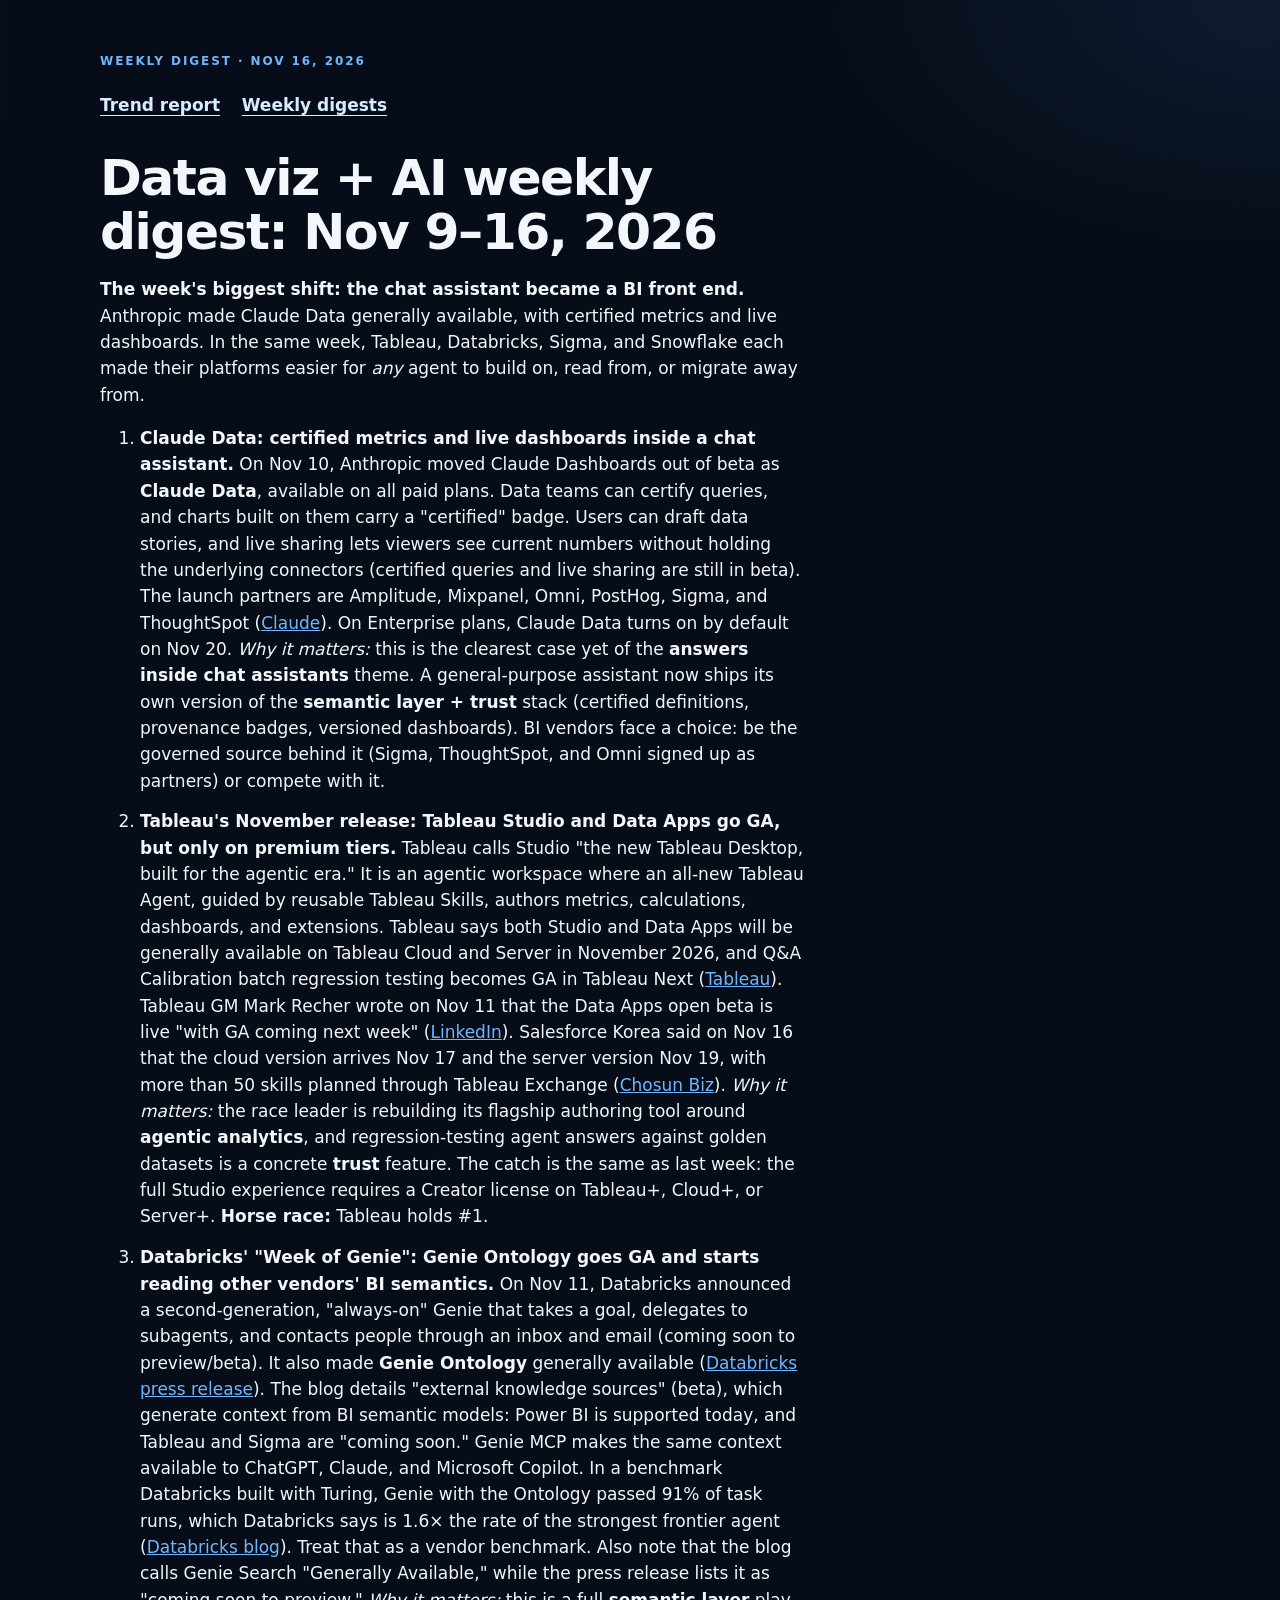
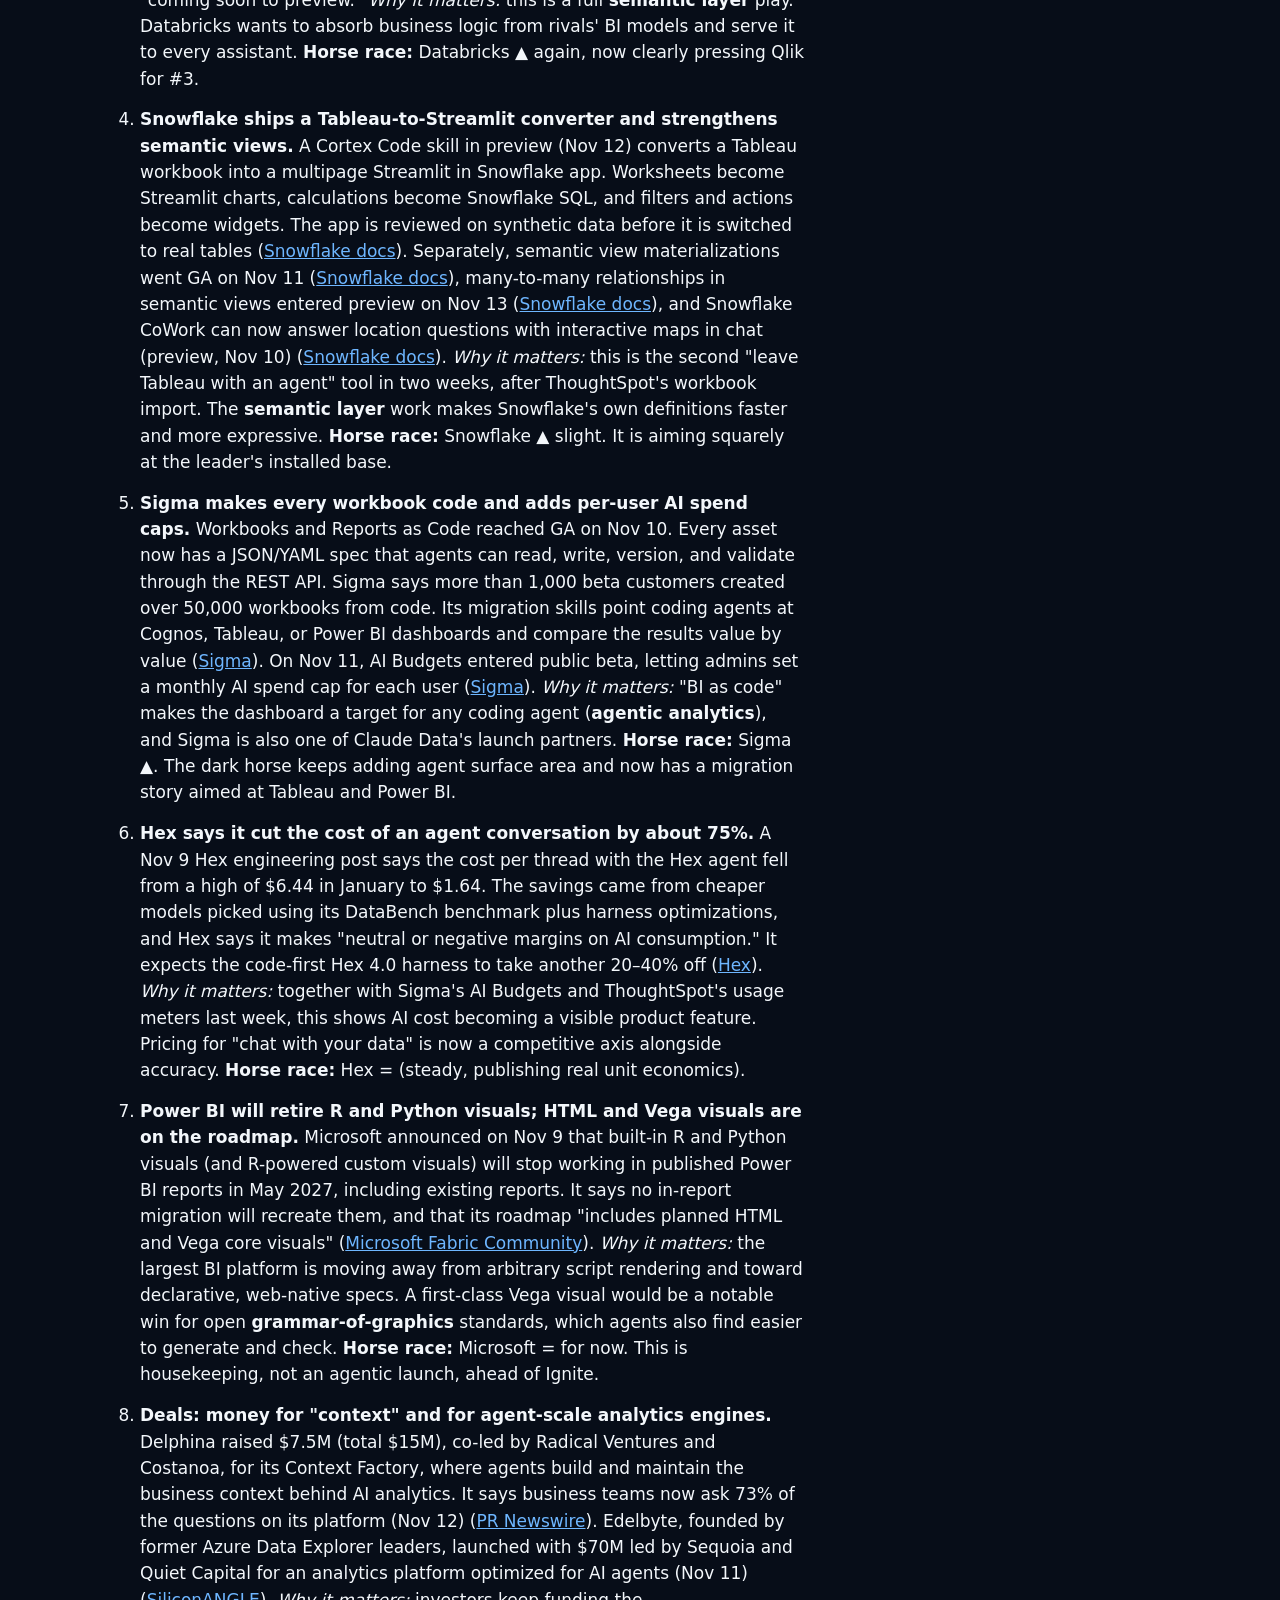
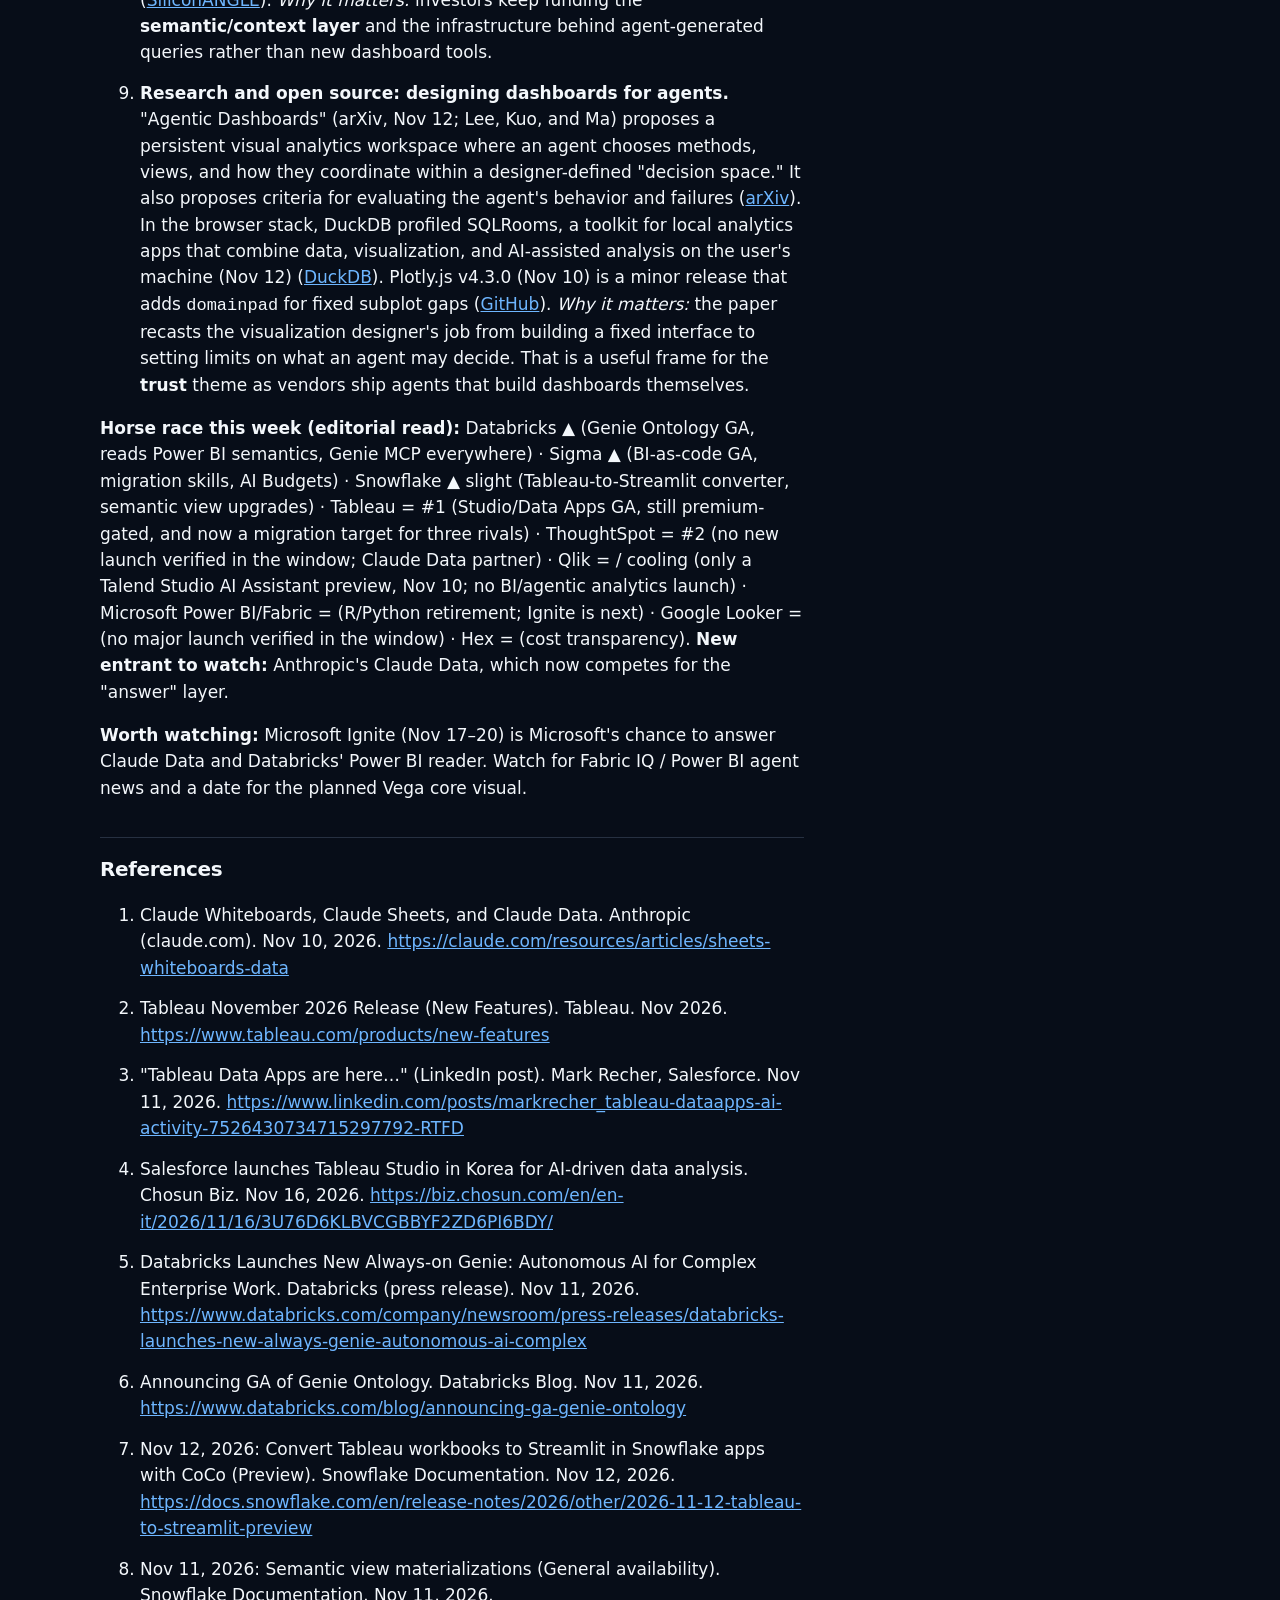
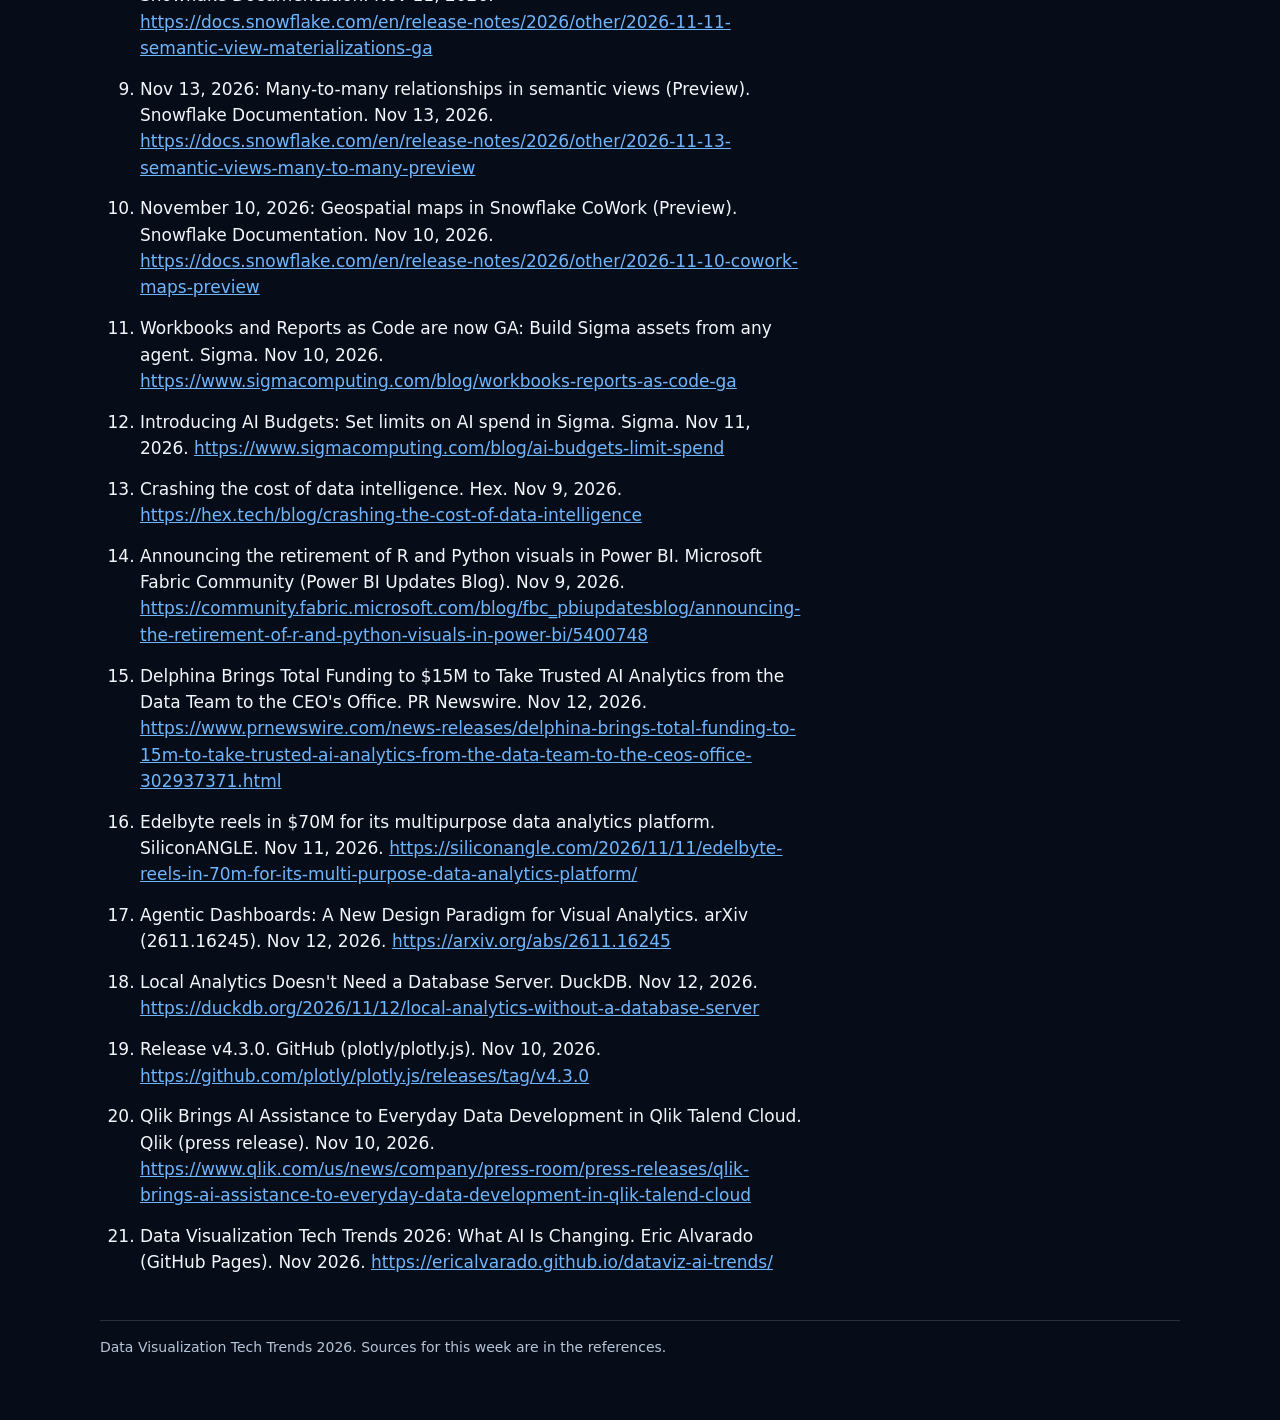
<file: digests/2026-11-16.html>
<!DOCTYPE html>
<html lang="en">
<head>
  <meta charset="utf-8">
  <meta name="viewport" content="width=device-width, initial-scale=1">
  <title>Data viz + AI weekly digest: Nov 9–16, 2026</title>
  <meta name="description" content="Weekly digest for Nov 9–16, 2026. The chat assistant became a BI front end, as Anthropic made Claude Data generally available, with certified metrics and live dashboards.">
  <link rel="canonical" href="https://ericalvarado.github.io/dataviz-ai-trends/digests/2026-11-16.html">
  <meta name="theme-color" content="#070d18">
  <meta name="color-scheme" content="dark">

  <meta property="og:type" content="article">
  <meta property="og:site_name" content="Data Visualization Tech Trends 2026">
  <meta property="og:title" content="Data viz + AI weekly digest: Nov 9–16, 2026">
  <meta property="og:description" content="The week's biggest shift: the chat assistant became a BI front end. Anthropic made Claude Data generally available, with certified metrics and live dashboards.">
  <meta property="og:url" content="https://ericalvarado.github.io/dataviz-ai-trends/digests/2026-11-16.html">
  <meta property="og:image" content="https://ericalvarado.github.io/dataviz-ai-trends/images/dataviz-ai-trends-2026-race.png">
  <meta property="og:image:secure_url" content="https://ericalvarado.github.io/dataviz-ai-trends/images/dataviz-ai-trends-2026-race.png">
  <meta property="og:image:type" content="image/png">
  <meta property="og:image:width" content="2160">
  <meta property="og:image:height" content="5277">
  <meta property="og:image:alt" content="Infographic, Data Visualization Tech Trends 2026: What AI Is Changing, with a horse-racing chart titled The Race for AI in BI.">

  <meta name="twitter:card" content="summary_large_image">
  <meta name="twitter:title" content="Data viz + AI weekly digest: Nov 9–16, 2026">
  <meta name="twitter:description" content="The week's biggest shift: the chat assistant became a BI front end. Anthropic made Claude Data generally available, with certified metrics and live dashboards.">
  <meta name="twitter:image" content="https://ericalvarado.github.io/dataviz-ai-trends/images/dataviz-ai-trends-2026-race.png">
  <meta name="twitter:image:alt" content="Infographic, Data Visualization Tech Trends 2026: What AI Is Changing, with a horse-racing chart titled The Race for AI in BI.">

  <link rel="stylesheet" href="../styles.css">
</head>
<body>
  <div class="wrap">
    <header>
      <p class="kicker">Weekly digest · Nov 16, 2026</p>
      <nav class="actions" aria-label="Related">
        <a href="../index.html">Trend report</a>
        <a href="index.html">Weekly digests</a>
      </nav>
    </header>

    <main>
<article class="digest">
<h1>Data viz + AI weekly digest: Nov 9–16, 2026</h1>
<p><strong>The week's biggest shift: the chat assistant became a BI front end.</strong> Anthropic made Claude Data generally available, with certified metrics and live dashboards. In the same week, Tableau, Databricks, Sigma, and Snowflake each made their platforms easier for <em>any</em> agent to build on, read from, or migrate away from.</p>
<ol>
  <li><strong>Claude Data: certified metrics and live dashboards inside a chat assistant.</strong> On Nov 10, Anthropic moved Claude Dashboards out of beta as <strong>Claude Data</strong>, available on all paid plans. Data teams can certify queries, and charts built on them carry a "certified" badge. Users can draft data stories, and live sharing lets viewers see current numbers without holding the underlying connectors (certified queries and live sharing are still in beta). The launch partners are Amplitude, Mixpanel, Omni, PostHog, Sigma, and ThoughtSpot (<a href="https://claude.com/resources/articles/sheets-whiteboards-data">Claude</a>). On Enterprise plans, Claude Data turns on by default on Nov 20. <em>Why it matters:</em> this is the clearest case yet of the <strong>answers inside chat assistants</strong> theme. A general-purpose assistant now ships its own version of the <strong>semantic layer + trust</strong> stack (certified definitions, provenance badges, versioned dashboards). BI vendors face a choice: be the governed source behind it (Sigma, ThoughtSpot, and Omni signed up as partners) or compete with it.</li>
  <li><strong>Tableau's November release: Tableau Studio and Data Apps go GA, but only on premium tiers.</strong> Tableau calls Studio "the new Tableau Desktop, built for the agentic era." It is an agentic workspace where an all-new Tableau Agent, guided by reusable Tableau Skills, authors metrics, calculations, dashboards, and extensions. Tableau says both Studio and Data Apps will be generally available on Tableau Cloud and Server in November 2026, and Q&amp;A Calibration batch regression testing becomes GA in Tableau Next (<a href="https://www.tableau.com/products/new-features">Tableau</a>). Tableau GM Mark Recher wrote on Nov 11 that the Data Apps open beta is live "with GA coming next week" (<a href="https://www.linkedin.com/posts/markrecher_tableau-dataapps-ai-activity-7526430734715297792-RTFD">LinkedIn</a>). Salesforce Korea said on Nov 16 that the cloud version arrives Nov 17 and the server version Nov 19, with more than 50 skills planned through Tableau Exchange (<a href="https://biz.chosun.com/en/en-it/2026/11/16/3U76D6KLBVCGBBYF2ZD6PI6BDY/">Chosun Biz</a>). <em>Why it matters:</em> the race leader is rebuilding its flagship authoring tool around <strong>agentic analytics</strong>, and regression-testing agent answers against golden datasets is a concrete <strong>trust</strong> feature. The catch is the same as last week: the full Studio experience requires a Creator license on Tableau+, Cloud+, or Server+. <strong>Horse race:</strong> Tableau holds #1.</li>
  <li><strong>Databricks' "Week of Genie": Genie Ontology goes GA and starts reading other vendors' BI semantics.</strong> On Nov 11, Databricks announced a second-generation, "always-on" Genie that takes a goal, delegates to subagents, and contacts people through an inbox and email (coming soon to preview/beta). It also made <strong>Genie Ontology</strong> generally available (<a href="https://www.databricks.com/company/newsroom/press-releases/databricks-launches-new-always-genie-autonomous-ai-complex">Databricks press release</a>). The blog details "external knowledge sources" (beta), which generate context from BI semantic models: Power BI is supported today, and Tableau and Sigma are "coming soon." Genie MCP makes the same context available to ChatGPT, Claude, and Microsoft Copilot. In a benchmark Databricks built with Turing, Genie with the Ontology passed 91% of task runs, which Databricks says is 1.6× the rate of the strongest frontier agent (<a href="https://www.databricks.com/blog/announcing-ga-genie-ontology">Databricks blog</a>). Treat that as a vendor benchmark. Also note that the blog calls Genie Search "Generally Available," while the press release lists it as "coming soon to preview." <em>Why it matters:</em> this is a full <strong>semantic layer</strong> play. Databricks wants to absorb business logic from rivals' BI models and serve it to every assistant. <strong>Horse race:</strong> Databricks ▲ again, now clearly pressing Qlik for #3.</li>
  <li><strong>Snowflake ships a Tableau-to-Streamlit converter and strengthens semantic views.</strong> A Cortex Code skill in preview (Nov 12) converts a Tableau workbook into a multipage Streamlit in Snowflake app. Worksheets become Streamlit charts, calculations become Snowflake SQL, and filters and actions become widgets. The app is reviewed on synthetic data before it is switched to real tables (<a href="https://docs.snowflake.com/en/release-notes/2026/other/2026-11-12-tableau-to-streamlit-preview">Snowflake docs</a>). Separately, semantic view materializations went GA on Nov 11 (<a href="https://docs.snowflake.com/en/release-notes/2026/other/2026-11-11-semantic-view-materializations-ga">Snowflake docs</a>), many-to-many relationships in semantic views entered preview on Nov 13 (<a href="https://docs.snowflake.com/en/release-notes/2026/other/2026-11-13-semantic-views-many-to-many-preview">Snowflake docs</a>), and Snowflake CoWork can now answer location questions with interactive maps in chat (preview, Nov 10) (<a href="https://docs.snowflake.com/en/release-notes/2026/other/2026-11-10-cowork-maps-preview">Snowflake docs</a>). <em>Why it matters:</em> this is the second "leave Tableau with an agent" tool in two weeks, after ThoughtSpot's workbook import. The <strong>semantic layer</strong> work makes Snowflake's own definitions faster and more expressive. <strong>Horse race:</strong> Snowflake ▲ slight. It is aiming squarely at the leader's installed base.</li>
  <li><strong>Sigma makes every workbook code and adds per-user AI spend caps.</strong> Workbooks and Reports as Code reached GA on Nov 10. Every asset now has a JSON/YAML spec that agents can read, write, version, and validate through the REST API. Sigma says more than 1,000 beta customers created over 50,000 workbooks from code. Its migration skills point coding agents at Cognos, Tableau, or Power BI dashboards and compare the results value by value (<a href="https://www.sigmacomputing.com/blog/workbooks-reports-as-code-ga">Sigma</a>). On Nov 11, AI Budgets entered public beta, letting admins set a monthly AI spend cap for each user (<a href="https://www.sigmacomputing.com/blog/ai-budgets-limit-spend">Sigma</a>). <em>Why it matters:</em> "BI as code" makes the dashboard a target for any coding agent (<strong>agentic analytics</strong>), and Sigma is also one of Claude Data's launch partners. <strong>Horse race:</strong> Sigma ▲. The dark horse keeps adding agent surface area and now has a migration story aimed at Tableau and Power BI.</li>
  <li><strong>Hex says it cut the cost of an agent conversation by about 75%.</strong> A Nov 9 Hex engineering post says the cost per thread with the Hex agent fell from a high of $6.44 in January to $1.64. The savings came from cheaper models picked using its DataBench benchmark plus harness optimizations, and Hex says it makes "neutral or negative margins on AI consumption." It expects the code-first Hex 4.0 harness to take another 20–40% off (<a href="https://hex.tech/blog/crashing-the-cost-of-data-intelligence">Hex</a>). <em>Why it matters:</em> together with Sigma's AI Budgets and ThoughtSpot's usage meters last week, this shows AI cost becoming a visible product feature. Pricing for "chat with your data" is now a competitive axis alongside accuracy. <strong>Horse race:</strong> Hex = (steady, publishing real unit economics).</li>
  <li><strong>Power BI will retire R and Python visuals; HTML and Vega visuals are on the roadmap.</strong> Microsoft announced on Nov 9 that built-in R and Python visuals (and R-powered custom visuals) will stop working in published Power BI reports in May 2027, including existing reports. It says no in-report migration will recreate them, and that its roadmap "includes planned HTML and Vega core visuals" (<a href="https://community.fabric.microsoft.com/blog/fbc_pbiupdatesblog/announcing-the-retirement-of-r-and-python-visuals-in-power-bi/5400748">Microsoft Fabric Community</a>). <em>Why it matters:</em> the largest BI platform is moving away from arbitrary script rendering and toward declarative, web-native specs. A first-class Vega visual would be a notable win for open <strong>grammar-of-graphics</strong> standards, which agents also find easier to generate and check. <strong>Horse race:</strong> Microsoft = for now. This is housekeeping, not an agentic launch, ahead of Ignite.</li>
  <li><strong>Deals: money for "context" and for agent-scale analytics engines.</strong> Delphina raised $7.5M (total $15M), co-led by Radical Ventures and Costanoa, for its Context Factory, where agents build and maintain the business context behind AI analytics. It says business teams now ask 73% of the questions on its platform (Nov 12) (<a href="https://www.prnewswire.com/news-releases/delphina-brings-total-funding-to-15m-to-take-trusted-ai-analytics-from-the-data-team-to-the-ceos-office-302937371.html">PR Newswire</a>). Edelbyte, founded by former Azure Data Explorer leaders, launched with $70M led by Sequoia and Quiet Capital for an analytics platform optimized for AI agents (Nov 11) (<a href="https://siliconangle.com/2026/11/11/edelbyte-reels-in-70m-for-its-multi-purpose-data-analytics-platform/">SiliconANGLE</a>). <em>Why it matters:</em> investors keep funding the <strong>semantic/context layer</strong> and the infrastructure behind agent-generated queries rather than new dashboard tools.</li>
  <li><strong>Research and open source: designing dashboards for agents.</strong> "Agentic Dashboards" (arXiv, Nov 12; Lee, Kuo, and Ma) proposes a persistent visual analytics workspace where an agent chooses methods, views, and how they coordinate within a designer-defined "decision space." It also proposes criteria for evaluating the agent's behavior and failures (<a href="https://arxiv.org/abs/2611.16245">arXiv</a>). In the browser stack, DuckDB profiled SQLRooms, a toolkit for local analytics apps that combine data, visualization, and AI-assisted analysis on the user's machine (Nov 12) (<a href="https://duckdb.org/2026/11/12/local-analytics-without-a-database-server">DuckDB</a>). Plotly.js v4.3.0 (Nov 10) is a minor release that adds <code>domainpad</code> for fixed subplot gaps (<a href="https://github.com/plotly/plotly.js/releases/tag/v4.3.0">GitHub</a>). <em>Why it matters:</em> the paper recasts the visualization designer's job from building a fixed interface to setting limits on what an agent may decide. That is a useful frame for the <strong>trust</strong> theme as vendors ship agents that build dashboards themselves.</li>
</ol>
<p><strong>Horse race this week (editorial read):</strong> Databricks ▲ (Genie Ontology GA, reads Power BI semantics, Genie MCP everywhere) · Sigma ▲ (BI-as-code GA, migration skills, AI Budgets) · Snowflake ▲ slight (Tableau-to-Streamlit converter, semantic view upgrades) · Tableau = #1 (Studio/Data Apps GA, still premium-gated, and now a migration target for three rivals) · ThoughtSpot = #2 (no new launch verified in the window; Claude Data partner) · Qlik = / cooling (only a Talend Studio AI Assistant preview, Nov 10; no BI/agentic analytics launch) · Microsoft Power BI/Fabric = (R/Python retirement; Ignite is next) · Google Looker = (no major launch verified in the window) · Hex = (cost transparency). <strong>New entrant to watch:</strong> Anthropic's Claude Data, which now competes for the "answer" layer.</p>
<p><strong>Worth watching:</strong> Microsoft Ignite (Nov 17–20) is Microsoft's chance to answer Claude Data and Databricks' Power BI reader. Watch for Fabric IQ / Power BI agent news and a date for the planned Vega core visual.</p>
<h2>References</h2>
<ol>
  <li>Claude Whiteboards, Claude Sheets, and Claude Data. Anthropic (claude.com). Nov 10, 2026. <a href="https://claude.com/resources/articles/sheets-whiteboards-data">https://claude.com/resources/articles/sheets-whiteboards-data</a></li>
  <li>Tableau November 2026 Release (New Features). Tableau. Nov 2026. <a href="https://www.tableau.com/products/new-features">https://www.tableau.com/products/new-features</a></li>
  <li>"Tableau Data Apps are here…" (LinkedIn post). Mark Recher, Salesforce. Nov 11, 2026. <a href="https://www.linkedin.com/posts/markrecher_tableau-dataapps-ai-activity-7526430734715297792-RTFD">https://www.linkedin.com/posts/markrecher_tableau-dataapps-ai-activity-7526430734715297792-RTFD</a></li>
  <li>Salesforce launches Tableau Studio in Korea for AI-driven data analysis. Chosun Biz. Nov 16, 2026. <a href="https://biz.chosun.com/en/en-it/2026/11/16/3U76D6KLBVCGBBYF2ZD6PI6BDY/">https://biz.chosun.com/en/en-it/2026/11/16/3U76D6KLBVCGBBYF2ZD6PI6BDY/</a></li>
  <li>Databricks Launches New Always-on Genie: Autonomous AI for Complex Enterprise Work. Databricks (press release). Nov 11, 2026. <a href="https://www.databricks.com/company/newsroom/press-releases/databricks-launches-new-always-genie-autonomous-ai-complex">https://www.databricks.com/company/newsroom/press-releases/databricks-launches-new-always-genie-autonomous-ai-complex</a></li>
  <li>Announcing GA of Genie Ontology. Databricks Blog. Nov 11, 2026. <a href="https://www.databricks.com/blog/announcing-ga-genie-ontology">https://www.databricks.com/blog/announcing-ga-genie-ontology</a></li>
  <li>Nov 12, 2026: Convert Tableau workbooks to Streamlit in Snowflake apps with CoCo (Preview). Snowflake Documentation. Nov 12, 2026. <a href="https://docs.snowflake.com/en/release-notes/2026/other/2026-11-12-tableau-to-streamlit-preview">https://docs.snowflake.com/en/release-notes/2026/other/2026-11-12-tableau-to-streamlit-preview</a></li>
  <li>Nov 11, 2026: Semantic view materializations (General availability). Snowflake Documentation. Nov 11, 2026. <a href="https://docs.snowflake.com/en/release-notes/2026/other/2026-11-11-semantic-view-materializations-ga">https://docs.snowflake.com/en/release-notes/2026/other/2026-11-11-semantic-view-materializations-ga</a></li>
  <li>Nov 13, 2026: Many-to-many relationships in semantic views (Preview). Snowflake Documentation. Nov 13, 2026. <a href="https://docs.snowflake.com/en/release-notes/2026/other/2026-11-13-semantic-views-many-to-many-preview">https://docs.snowflake.com/en/release-notes/2026/other/2026-11-13-semantic-views-many-to-many-preview</a></li>
  <li>November 10, 2026: Geospatial maps in Snowflake CoWork (Preview). Snowflake Documentation. Nov 10, 2026. <a href="https://docs.snowflake.com/en/release-notes/2026/other/2026-11-10-cowork-maps-preview">https://docs.snowflake.com/en/release-notes/2026/other/2026-11-10-cowork-maps-preview</a></li>
  <li>Workbooks and Reports as Code are now GA: Build Sigma assets from any agent. Sigma. Nov 10, 2026. <a href="https://www.sigmacomputing.com/blog/workbooks-reports-as-code-ga">https://www.sigmacomputing.com/blog/workbooks-reports-as-code-ga</a></li>
  <li>Introducing AI Budgets: Set limits on AI spend in Sigma. Sigma. Nov 11, 2026. <a href="https://www.sigmacomputing.com/blog/ai-budgets-limit-spend">https://www.sigmacomputing.com/blog/ai-budgets-limit-spend</a></li>
  <li>Crashing the cost of data intelligence. Hex. Nov 9, 2026. <a href="https://hex.tech/blog/crashing-the-cost-of-data-intelligence">https://hex.tech/blog/crashing-the-cost-of-data-intelligence</a></li>
  <li>Announcing the retirement of R and Python visuals in Power BI. Microsoft Fabric Community (Power BI Updates Blog). Nov 9, 2026. <a href="https://community.fabric.microsoft.com/blog/fbc_pbiupdatesblog/announcing-the-retirement-of-r-and-python-visuals-in-power-bi/5400748">https://community.fabric.microsoft.com/blog/fbc_pbiupdatesblog/announcing-the-retirement-of-r-and-python-visuals-in-power-bi/5400748</a></li>
  <li>Delphina Brings Total Funding to $15M to Take Trusted AI Analytics from the Data Team to the CEO's Office. PR Newswire. Nov 12, 2026. <a href="https://www.prnewswire.com/news-releases/delphina-brings-total-funding-to-15m-to-take-trusted-ai-analytics-from-the-data-team-to-the-ceos-office-302937371.html">https://www.prnewswire.com/news-releases/delphina-brings-total-funding-to-15m-to-take-trusted-ai-analytics-from-the-data-team-to-the-ceos-office-302937371.html</a></li>
  <li>Edelbyte reels in $70M for its multipurpose data analytics platform. SiliconANGLE. Nov 11, 2026. <a href="https://siliconangle.com/2026/11/11/edelbyte-reels-in-70m-for-its-multi-purpose-data-analytics-platform/">https://siliconangle.com/2026/11/11/edelbyte-reels-in-70m-for-its-multi-purpose-data-analytics-platform/</a></li>
  <li>Agentic Dashboards: A New Design Paradigm for Visual Analytics. arXiv (2611.16245). Nov 12, 2026. <a href="https://arxiv.org/abs/2611.16245">https://arxiv.org/abs/2611.16245</a></li>
  <li>Local Analytics Doesn't Need a Database Server. DuckDB. Nov 12, 2026. <a href="https://duckdb.org/2026/11/12/local-analytics-without-a-database-server">https://duckdb.org/2026/11/12/local-analytics-without-a-database-server</a></li>
  <li>Release v4.3.0. GitHub (plotly/plotly.js). Nov 10, 2026. <a href="https://github.com/plotly/plotly.js/releases/tag/v4.3.0">https://github.com/plotly/plotly.js/releases/tag/v4.3.0</a></li>
  <li>Qlik Brings AI Assistance to Everyday Data Development in Qlik Talend Cloud. Qlik (press release). Nov 10, 2026. <a href="https://www.qlik.com/us/news/company/press-room/press-releases/qlik-brings-ai-assistance-to-everyday-data-development-in-qlik-talend-cloud">https://www.qlik.com/us/news/company/press-room/press-releases/qlik-brings-ai-assistance-to-everyday-data-development-in-qlik-talend-cloud</a></li>
  <li>Data Visualization Tech Trends 2026: What AI Is Changing. Eric Alvarado (GitHub Pages). Nov 2026. <a href="https://ericalvarado.github.io/dataviz-ai-trends/">https://ericalvarado.github.io/dataviz-ai-trends/</a></li>
</ol>
</article>
    </main>

    <footer>
      <p>Data Visualization Tech Trends 2026. Sources for this week are in the references.</p>
    </footer>
  </div>
</body>
</html>
</file>
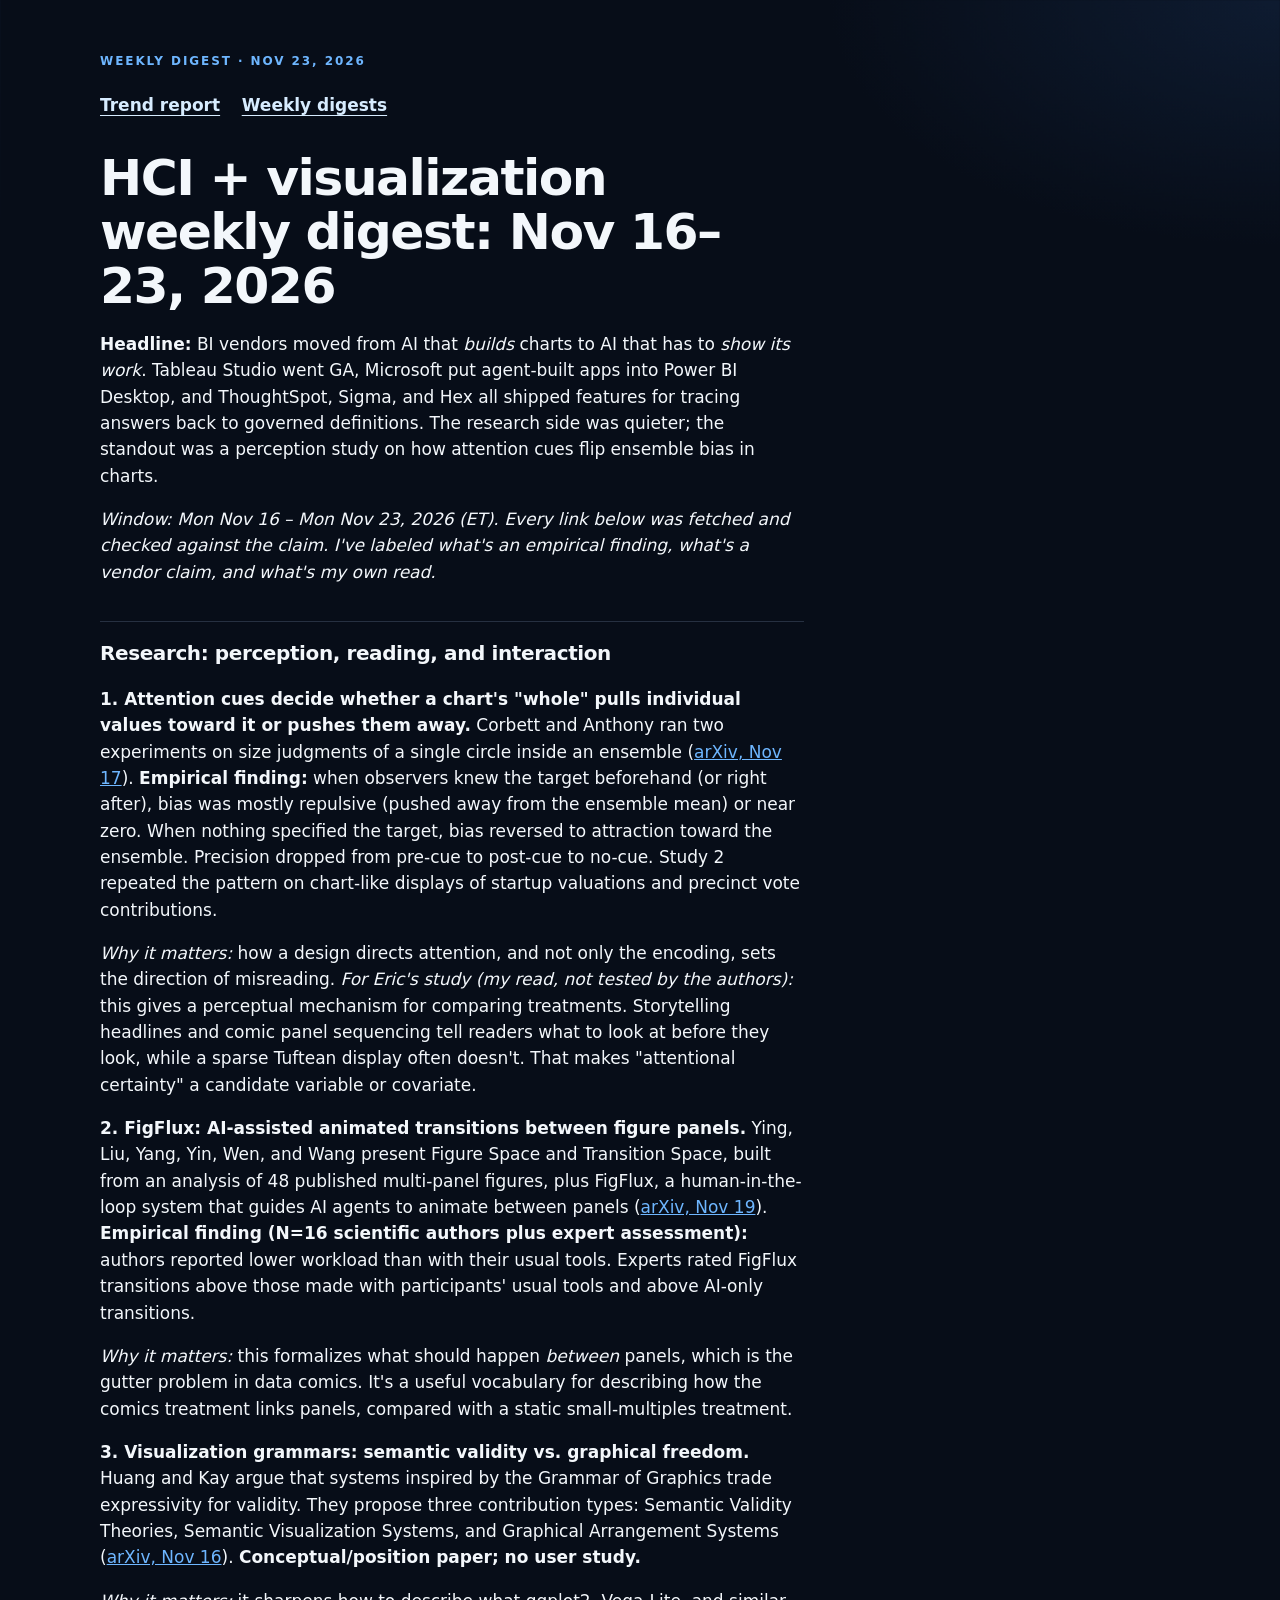
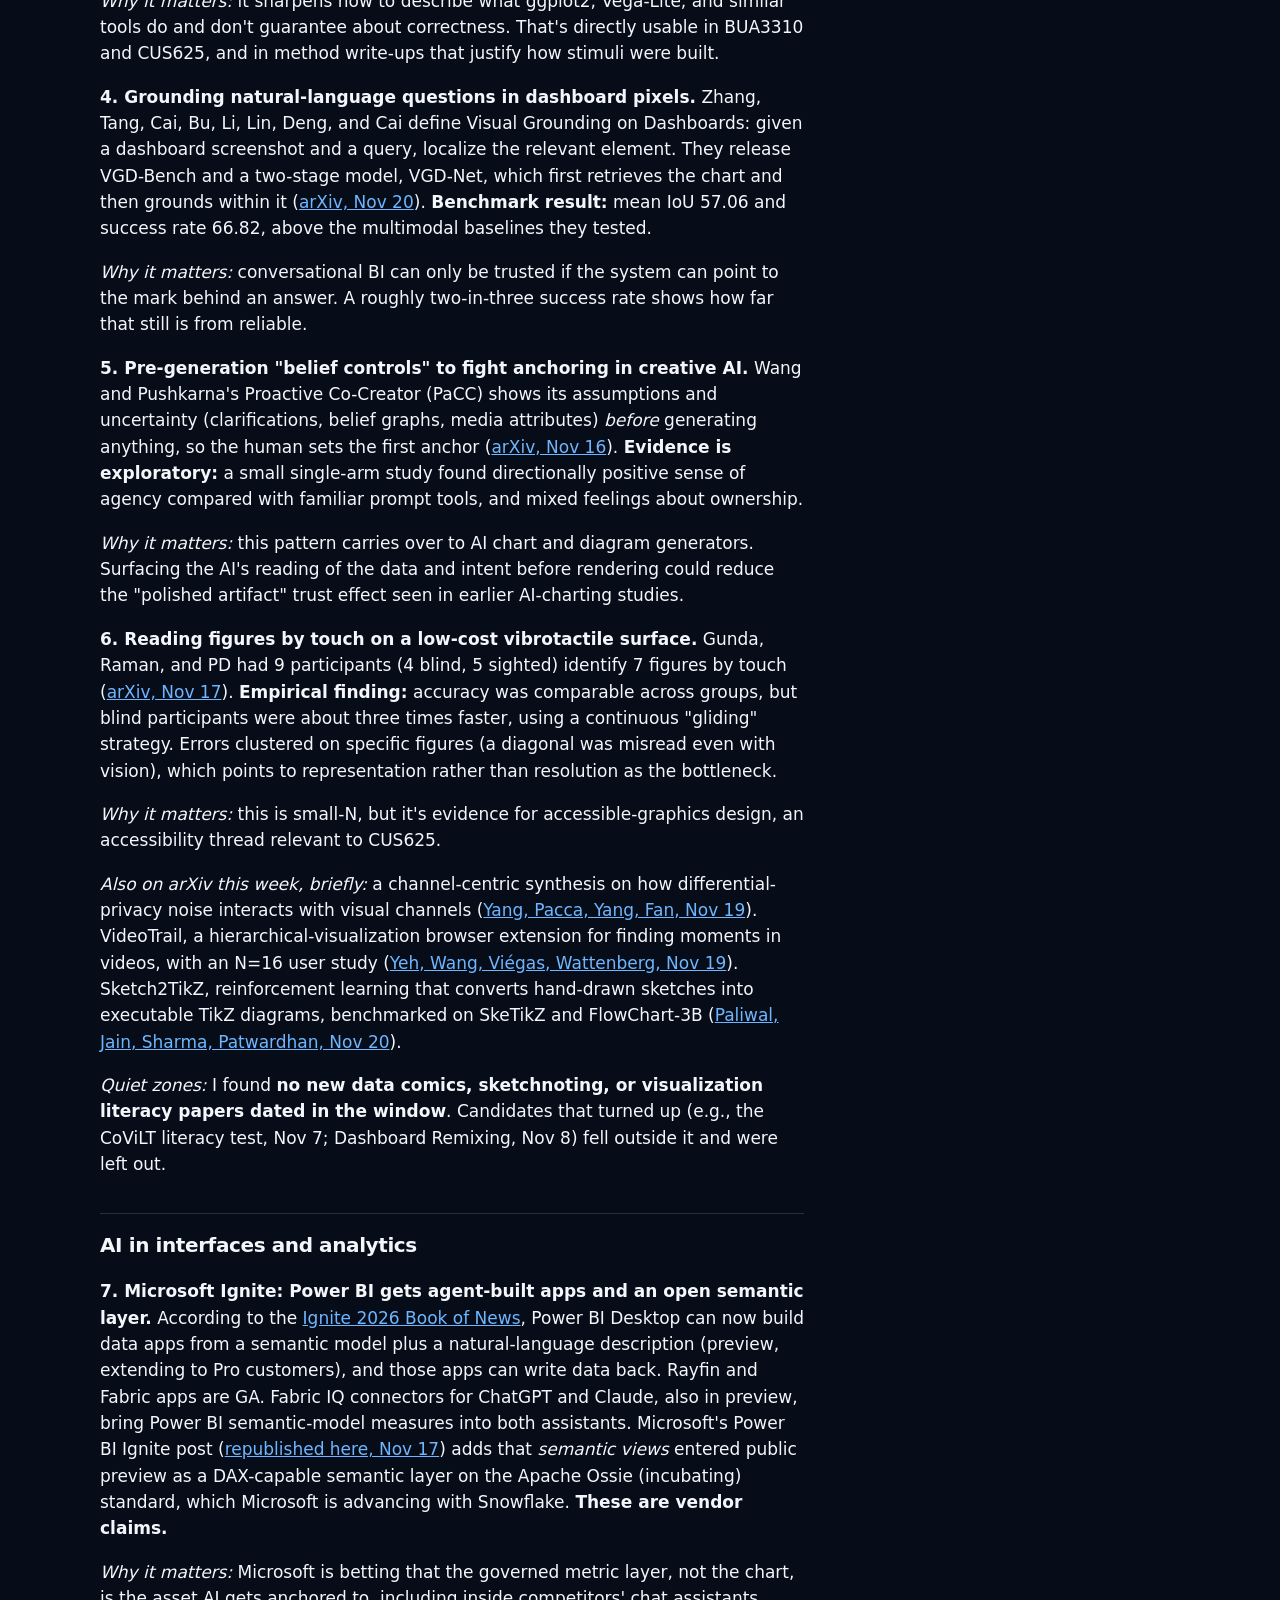
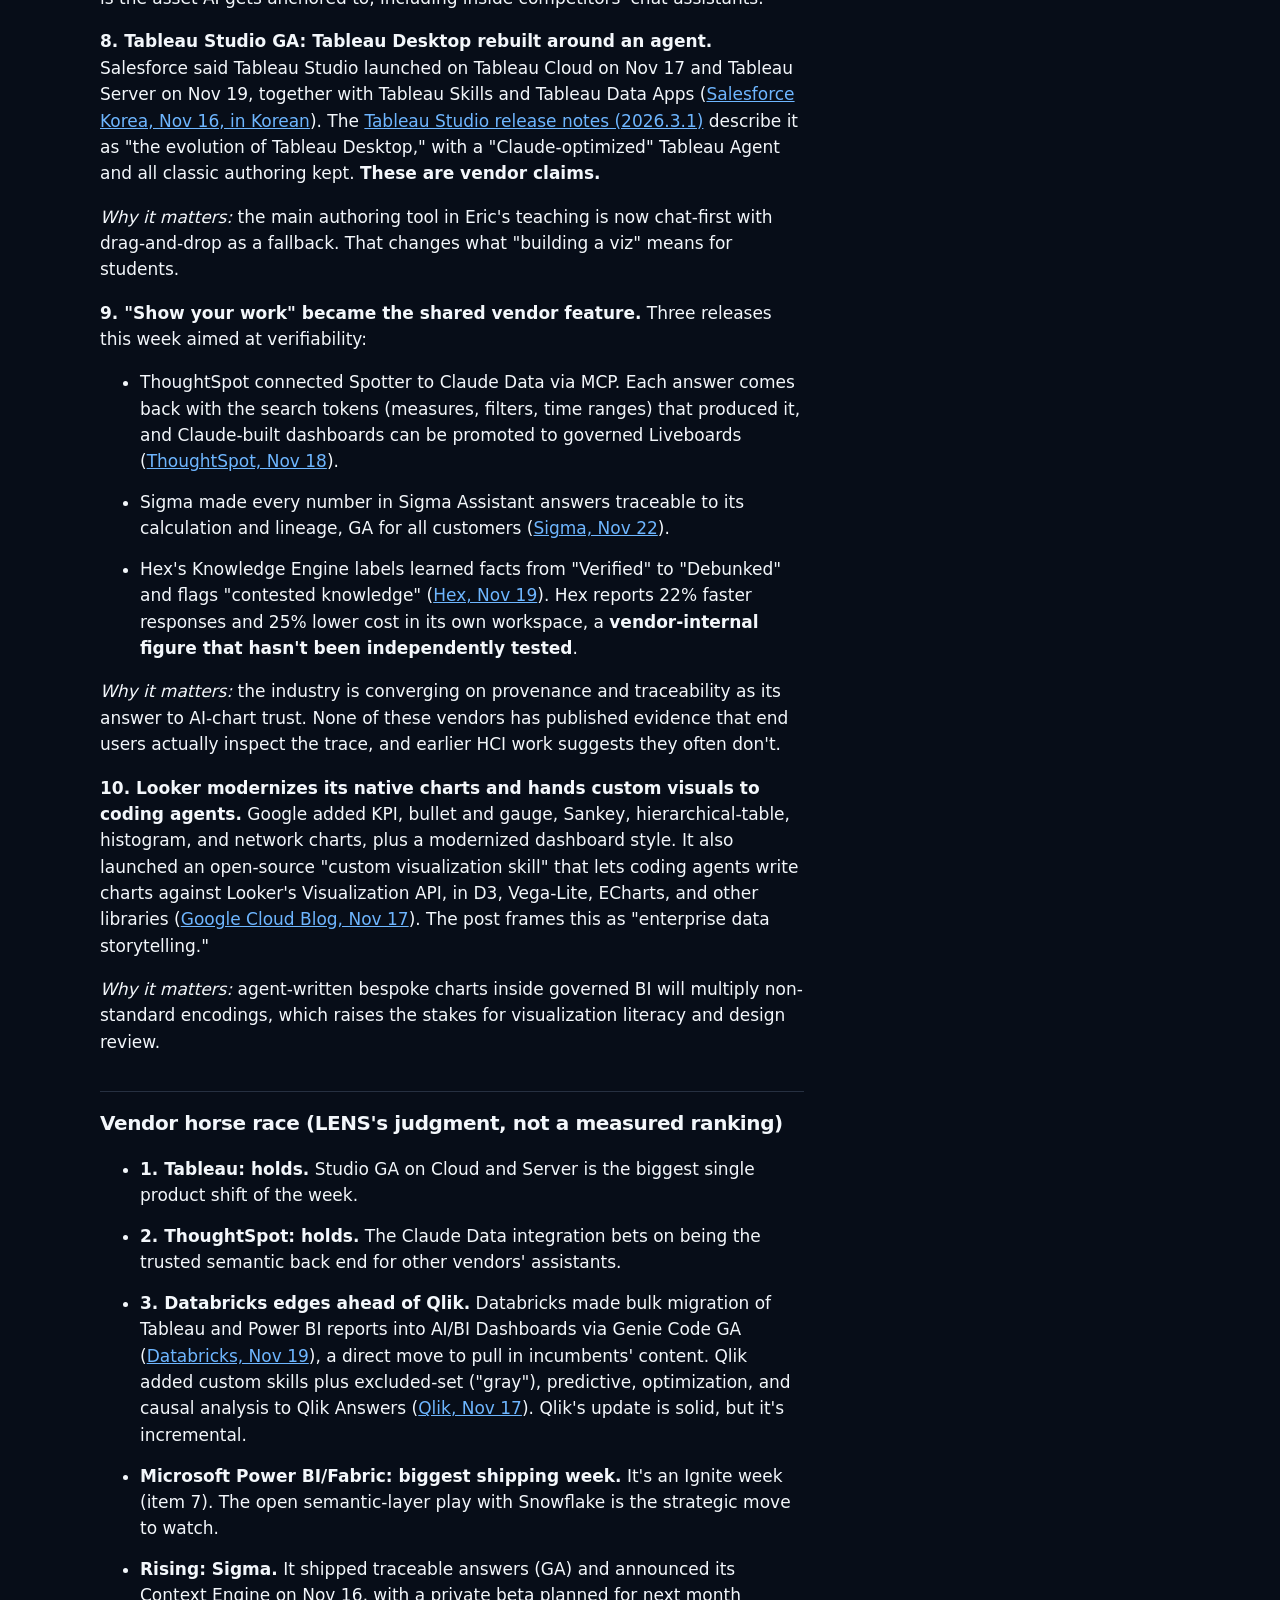
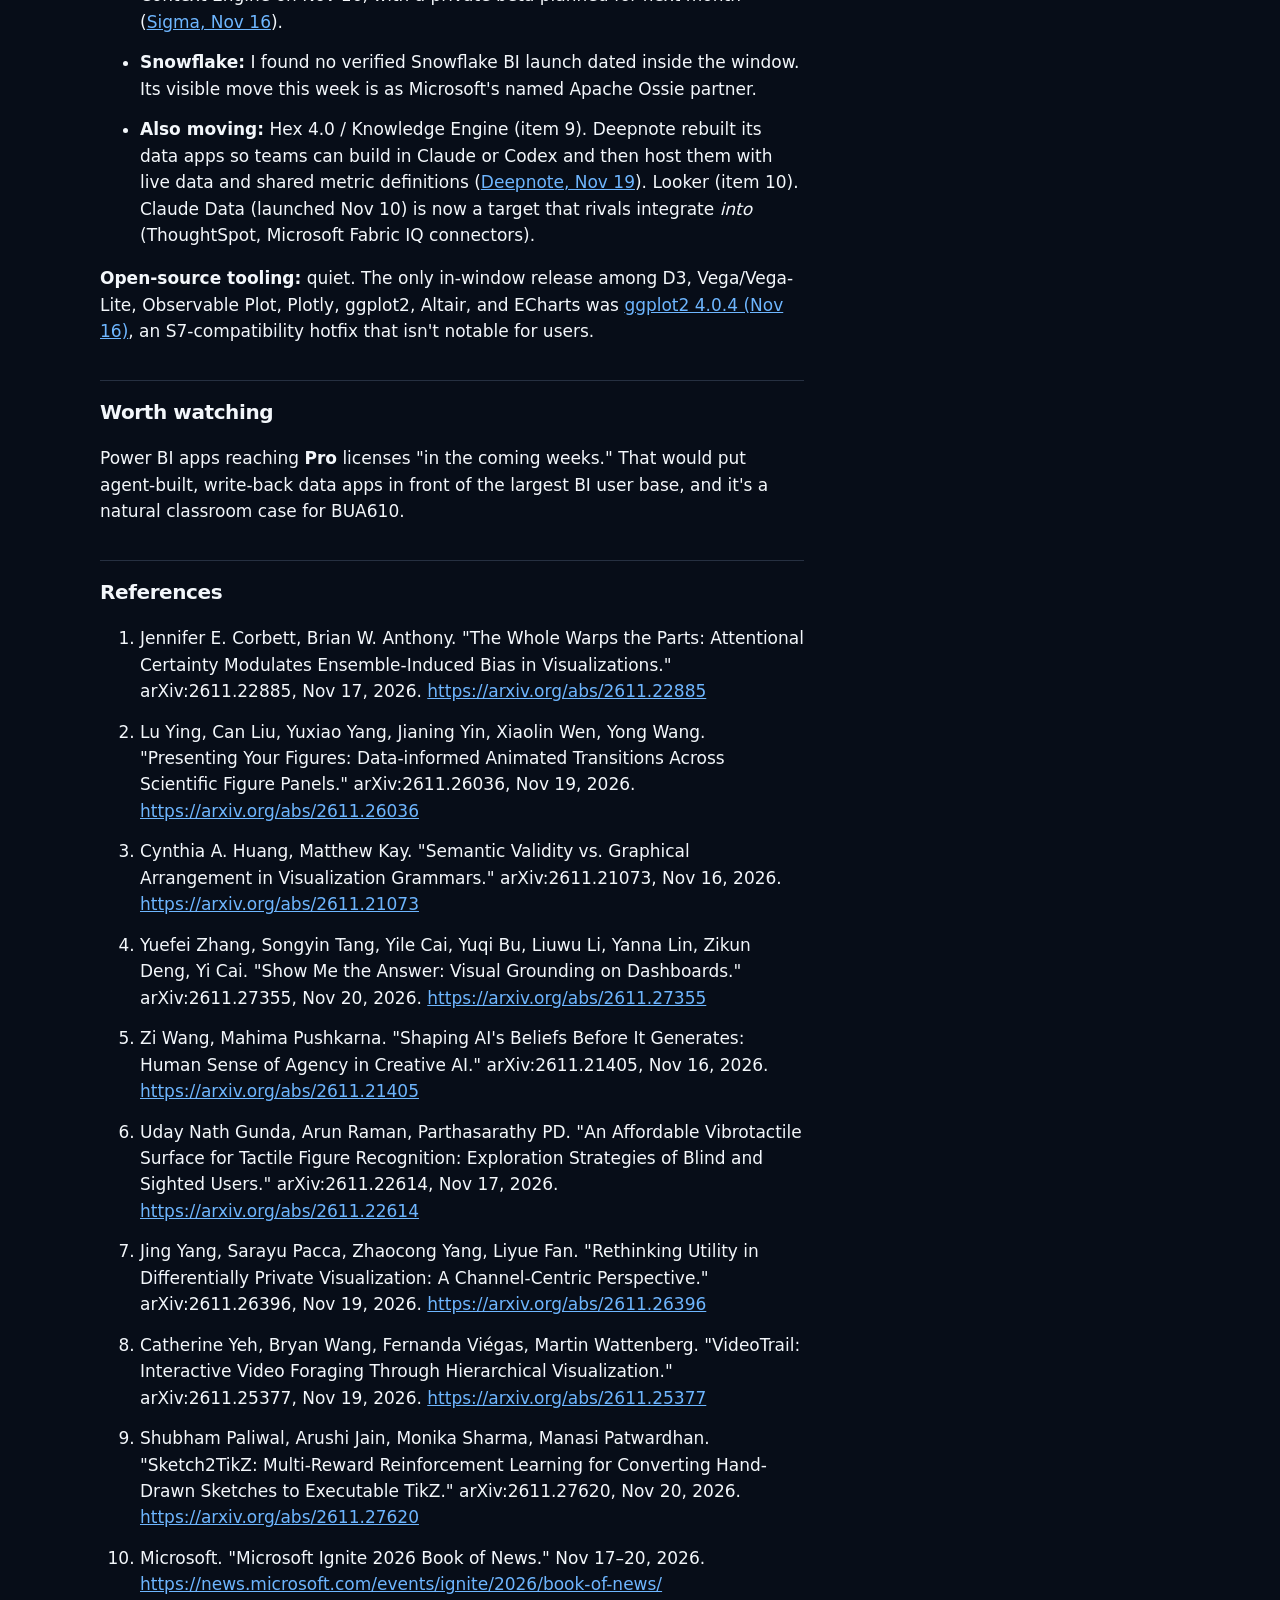
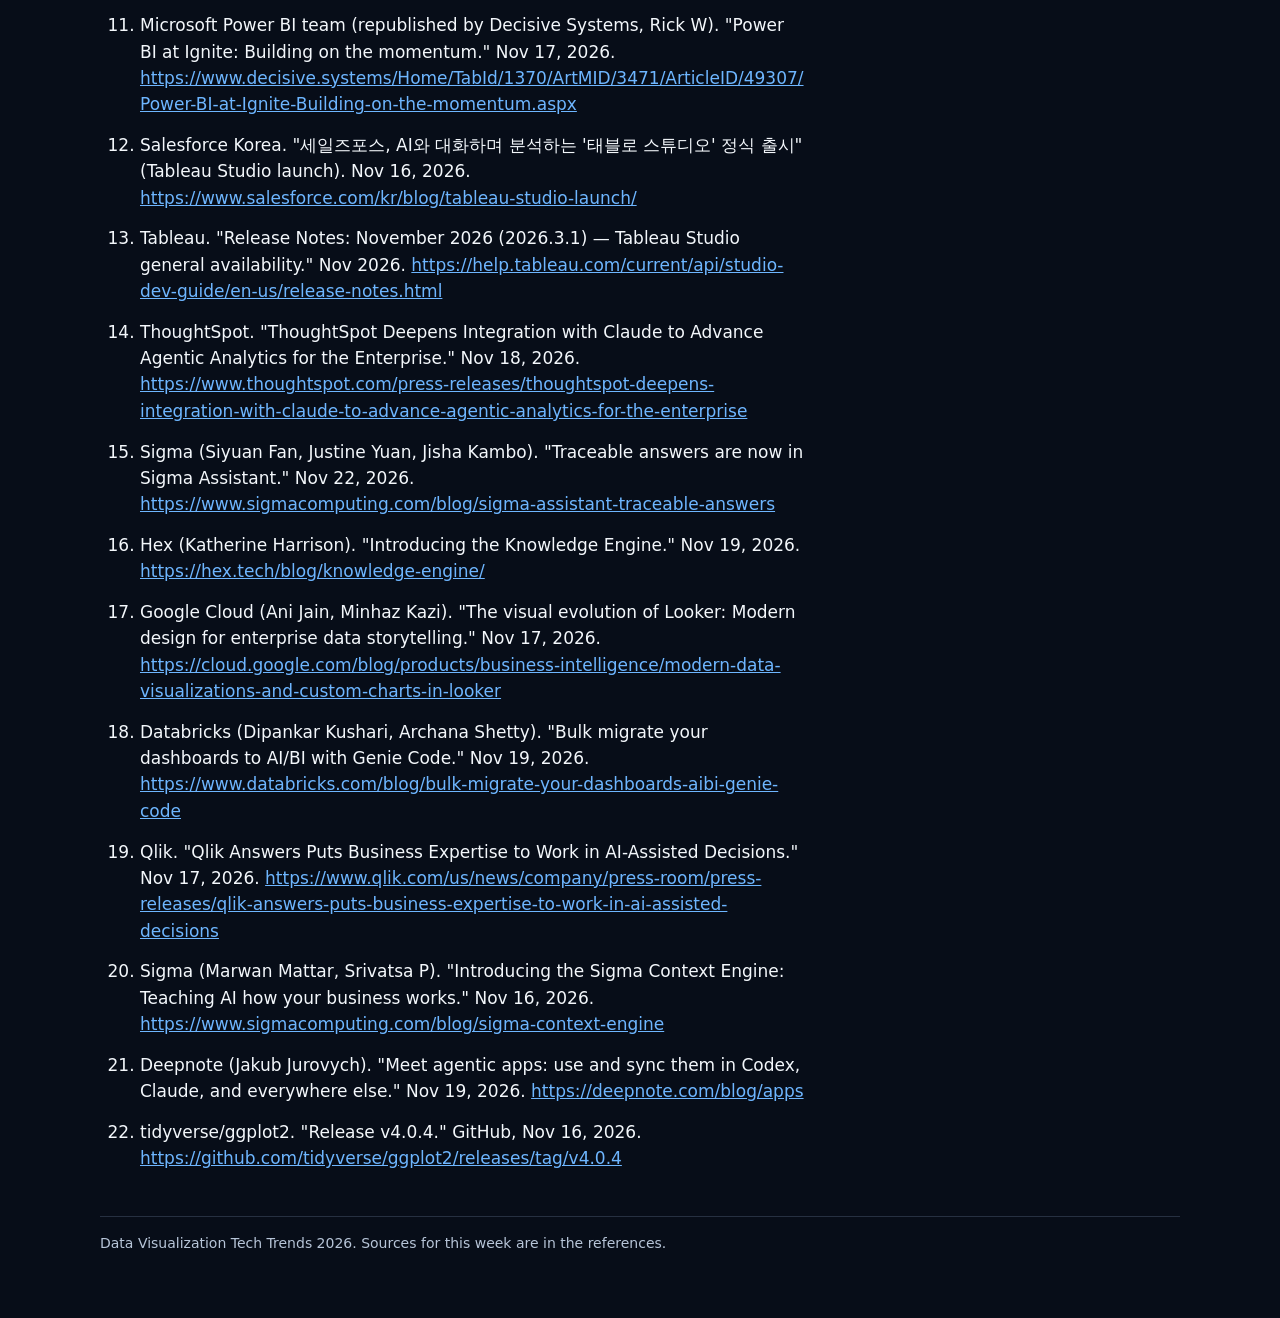
<file: digests/2026-11-23.html>
<!DOCTYPE html>
<html lang="en">
<head>
  <meta charset="utf-8">
  <meta name="viewport" content="width=device-width, initial-scale=1">
  <title>HCI + visualization weekly digest: Nov 16–23, 2026</title>
  <meta name="description" content="Weekly digest for Nov 16–23, 2026. BI vendors moved from AI that builds charts to AI that has to show its work, as Tableau Studio went GA and vendors shipped ways to trace answers back to governed definitions.">
  <link rel="canonical" href="https://ericalvarado.github.io/dataviz-ai-trends/digests/2026-11-23.html">
  <meta name="theme-color" content="#070d18">
  <meta name="color-scheme" content="dark">

  <meta property="og:type" content="article">
  <meta property="og:site_name" content="Data Visualization Tech Trends 2026">
  <meta property="og:title" content="HCI + visualization weekly digest: Nov 16–23, 2026">
  <meta property="og:description" content="BI vendors moved from AI that builds charts to AI that has to show its work. Tableau Studio went GA, Microsoft put agent-built apps into Power BI Desktop, and ThoughtSpot, Sigma, and Hex shipped features for tracing answers back to governed definitions.">
  <meta property="og:url" content="https://ericalvarado.github.io/dataviz-ai-trends/digests/2026-11-23.html">
  <meta property="og:image" content="https://ericalvarado.github.io/dataviz-ai-trends/images/dataviz-ai-trends-2026-race.png">
  <meta property="og:image:secure_url" content="https://ericalvarado.github.io/dataviz-ai-trends/images/dataviz-ai-trends-2026-race.png">
  <meta property="og:image:type" content="image/png">
  <meta property="og:image:width" content="2160">
  <meta property="og:image:height" content="5277">
  <meta property="og:image:alt" content="Infographic, Data Visualization Tech Trends 2026: What AI Is Changing, with a horse-racing chart titled The Race for AI in BI.">

  <meta name="twitter:card" content="summary_large_image">
  <meta name="twitter:title" content="HCI + visualization weekly digest: Nov 16–23, 2026">
  <meta name="twitter:description" content="BI vendors moved from AI that builds charts to AI that has to show its work. Tableau Studio went GA, Microsoft put agent-built apps into Power BI Desktop, and ThoughtSpot, Sigma, and Hex shipped features for tracing answers back to governed definitions.">
  <meta name="twitter:image" content="https://ericalvarado.github.io/dataviz-ai-trends/images/dataviz-ai-trends-2026-race.png">
  <meta name="twitter:image:alt" content="Infographic, Data Visualization Tech Trends 2026: What AI Is Changing, with a horse-racing chart titled The Race for AI in BI.">

  <link rel="stylesheet" href="../styles.css">
</head>
<body>
  <div class="wrap">
    <header>
      <p class="kicker">Weekly digest · Nov 23, 2026</p>
      <nav class="actions" aria-label="Related">
        <a href="../index.html">Trend report</a>
        <a href="index.html">Weekly digests</a>
      </nav>
    </header>

    <main>
<article class="digest">
<h1>HCI + visualization weekly digest: Nov 16–23, 2026</h1>
<p><strong>Headline:</strong> BI vendors moved from AI that <em>builds</em> charts to AI that has to <em>show its work</em>. Tableau Studio went GA, Microsoft put agent-built apps into Power BI Desktop, and ThoughtSpot, Sigma, and Hex all shipped features for tracing answers back to governed definitions. The research side was quieter; the standout was a perception study on how attention cues flip ensemble bias in charts.</p>
<p><em>Window: Mon Nov 16 – Mon Nov 23, 2026 (ET). Every link below was fetched and checked against the claim. I've labeled what's an empirical finding, what's a vendor claim, and what's my own read.</em></p>
<h2>Research: perception, reading, and interaction</h2>
<p><strong>1. Attention cues decide whether a chart's "whole" pulls individual values toward it or pushes them away.</strong> Corbett and Anthony ran two experiments on size judgments of a single circle inside an ensemble (<a href="https://arxiv.org/abs/2611.22885">arXiv, Nov 17</a>). <strong>Empirical finding:</strong> when observers knew the target beforehand (or right after), bias was mostly repulsive (pushed away from the ensemble mean) or near zero. When nothing specified the target, bias reversed to attraction toward the ensemble. Precision dropped from pre-cue to post-cue to no-cue. Study 2 repeated the pattern on chart-like displays of startup valuations and precinct vote contributions.</p>
<p><em>Why it matters:</em> how a design directs attention, and not only the encoding, sets the direction of misreading. <em>For Eric's study (my read, not tested by the authors):</em> this gives a perceptual mechanism for comparing treatments. Storytelling headlines and comic panel sequencing tell readers what to look at before they look, while a sparse Tuftean display often doesn't. That makes "attentional certainty" a candidate variable or covariate.</p>
<p><strong>2. FigFlux: AI-assisted animated transitions between figure panels.</strong> Ying, Liu, Yang, Yin, Wen, and Wang present Figure Space and Transition Space, built from an analysis of 48 published multi-panel figures, plus FigFlux, a human-in-the-loop system that guides AI agents to animate between panels (<a href="https://arxiv.org/abs/2611.26036">arXiv, Nov 19</a>). <strong>Empirical finding (N=16 scientific authors plus expert assessment):</strong> authors reported lower workload than with their usual tools. Experts rated FigFlux transitions above those made with participants' usual tools and above AI-only transitions.</p>
<p><em>Why it matters:</em> this formalizes what should happen <em>between</em> panels, which is the gutter problem in data comics. It's a useful vocabulary for describing how the comics treatment links panels, compared with a static small-multiples treatment.</p>
<p><strong>3. Visualization grammars: semantic validity vs. graphical freedom.</strong> Huang and Kay argue that systems inspired by the Grammar of Graphics trade expressivity for validity. They propose three contribution types: Semantic Validity Theories, Semantic Visualization Systems, and Graphical Arrangement Systems (<a href="https://arxiv.org/abs/2611.21073">arXiv, Nov 16</a>). <strong>Conceptual/position paper; no user study.</strong></p>
<p><em>Why it matters:</em> it sharpens how to describe what ggplot2, Vega-Lite, and similar tools do and don't guarantee about correctness. That's directly usable in BUA3310 and CUS625, and in method write-ups that justify how stimuli were built.</p>
<p><strong>4. Grounding natural-language questions in dashboard pixels.</strong> Zhang, Tang, Cai, Bu, Li, Lin, Deng, and Cai define Visual Grounding on Dashboards: given a dashboard screenshot and a query, localize the relevant element. They release VGD-Bench and a two-stage model, VGD-Net, which first retrieves the chart and then grounds within it (<a href="https://arxiv.org/abs/2611.27355">arXiv, Nov 20</a>). <strong>Benchmark result:</strong> mean IoU 57.06 and success rate 66.82, above the multimodal baselines they tested.</p>
<p><em>Why it matters:</em> conversational BI can only be trusted if the system can point to the mark behind an answer. A roughly two-in-three success rate shows how far that still is from reliable.</p>
<p><strong>5. Pre-generation "belief controls" to fight anchoring in creative AI.</strong> Wang and Pushkarna's Proactive Co-Creator (PaCC) shows its assumptions and uncertainty (clarifications, belief graphs, media attributes) <em>before</em> generating anything, so the human sets the first anchor (<a href="https://arxiv.org/abs/2611.21405">arXiv, Nov 16</a>). <strong>Evidence is exploratory:</strong> a small single-arm study found directionally positive sense of agency compared with familiar prompt tools, and mixed feelings about ownership.</p>
<p><em>Why it matters:</em> this pattern carries over to AI chart and diagram generators. Surfacing the AI's reading of the data and intent before rendering could reduce the "polished artifact" trust effect seen in earlier AI-charting studies.</p>
<p><strong>6. Reading figures by touch on a low-cost vibrotactile surface.</strong> Gunda, Raman, and PD had 9 participants (4 blind, 5 sighted) identify 7 figures by touch (<a href="https://arxiv.org/abs/2611.22614">arXiv, Nov 17</a>). <strong>Empirical finding:</strong> accuracy was comparable across groups, but blind participants were about three times faster, using a continuous "gliding" strategy. Errors clustered on specific figures (a diagonal was misread even with vision), which points to representation rather than resolution as the bottleneck.</p>
<p><em>Why it matters:</em> this is small-N, but it's evidence for accessible-graphics design, an accessibility thread relevant to CUS625.</p>
<p><em>Also on arXiv this week, briefly:</em> a channel-centric synthesis on how differential-privacy noise interacts with visual channels (<a href="https://arxiv.org/abs/2611.26396">Yang, Pacca, Yang, Fan, Nov 19</a>). VideoTrail, a hierarchical-visualization browser extension for finding moments in videos, with an N=16 user study (<a href="https://arxiv.org/abs/2611.25377">Yeh, Wang, Viégas, Wattenberg, Nov 19</a>). Sketch2TikZ, reinforcement learning that converts hand-drawn sketches into executable TikZ diagrams, benchmarked on SkeTikZ and FlowChart-3B (<a href="https://arxiv.org/abs/2611.27620">Paliwal, Jain, Sharma, Patwardhan, Nov 20</a>).</p>
<p><em>Quiet zones:</em> I found <strong>no new data comics, sketchnoting, or visualization literacy papers dated in the window</strong>. Candidates that turned up (e.g., the CoViLT literacy test, Nov 7; Dashboard Remixing, Nov 8) fell outside it and were left out.</p>
<h2>AI in interfaces and analytics</h2>
<p><strong>7. Microsoft Ignite: Power BI gets agent-built apps and an open semantic layer.</strong> According to the <a href="https://news.microsoft.com/events/ignite/2026/book-of-news/">Ignite 2026 Book of News</a>, Power BI Desktop can now build data apps from a semantic model plus a natural-language description (preview, extending to Pro customers), and those apps can write data back. Rayfin and Fabric apps are GA. Fabric IQ connectors for ChatGPT and Claude, also in preview, bring Power BI semantic-model measures into both assistants. Microsoft's Power BI Ignite post (<a href="https://www.decisive.systems/Home/TabId/1370/ArtMID/3471/ArticleID/49307/Power-BI-at-Ignite-Building-on-the-momentum.aspx">republished here, Nov 17</a>) adds that <em>semantic views</em> entered public preview as a DAX-capable semantic layer on the Apache Ossie (incubating) standard, which Microsoft is advancing with Snowflake. <strong>These are vendor claims.</strong></p>
<p><em>Why it matters:</em> Microsoft is betting that the governed metric layer, not the chart, is the asset AI gets anchored to, including inside competitors' chat assistants.</p>
<p><strong>8. Tableau Studio GA: Tableau Desktop rebuilt around an agent.</strong> Salesforce said Tableau Studio launched on Tableau Cloud on Nov 17 and Tableau Server on Nov 19, together with Tableau Skills and Tableau Data Apps (<a href="https://www.salesforce.com/kr/blog/tableau-studio-launch/">Salesforce Korea, Nov 16, in Korean</a>). The <a href="https://help.tableau.com/current/api/studio-dev-guide/en-us/release-notes.html">Tableau Studio release notes (2026.3.1)</a> describe it as "the evolution of Tableau Desktop," with a "Claude-optimized" Tableau Agent and all classic authoring kept. <strong>These are vendor claims.</strong></p>
<p><em>Why it matters:</em> the main authoring tool in Eric's teaching is now chat-first with drag-and-drop as a fallback. That changes what "building a viz" means for students.</p>
<p><strong>9. "Show your work" became the shared vendor feature.</strong> Three releases this week aimed at verifiability:</p>
<ul>
  <li>ThoughtSpot connected Spotter to Claude Data via MCP. Each answer comes back with the search tokens (measures, filters, time ranges) that produced it, and Claude-built dashboards can be promoted to governed Liveboards (<a href="https://www.thoughtspot.com/press-releases/thoughtspot-deepens-integration-with-claude-to-advance-agentic-analytics-for-the-enterprise">ThoughtSpot, Nov 18</a>).</li>
  <li>Sigma made every number in Sigma Assistant answers traceable to its calculation and lineage, GA for all customers (<a href="https://www.sigmacomputing.com/blog/sigma-assistant-traceable-answers">Sigma, Nov 22</a>).</li>
  <li>Hex's Knowledge Engine labels learned facts from "Verified" to "Debunked" and flags "contested knowledge" (<a href="https://hex.tech/blog/knowledge-engine/">Hex, Nov 19</a>). Hex reports 22% faster responses and 25% lower cost in its own workspace, a <strong>vendor-internal figure that hasn't been independently tested</strong>.</li>
</ul>
<p><em>Why it matters:</em> the industry is converging on provenance and traceability as its answer to AI-chart trust. None of these vendors has published evidence that end users actually inspect the trace, and earlier HCI work suggests they often don't.</p>
<p><strong>10. Looker modernizes its native charts and hands custom visuals to coding agents.</strong> Google added KPI, bullet and gauge, Sankey, hierarchical-table, histogram, and network charts, plus a modernized dashboard style. It also launched an open-source "custom visualization skill" that lets coding agents write charts against Looker's Visualization API, in D3, Vega-Lite, ECharts, and other libraries (<a href="https://cloud.google.com/blog/products/business-intelligence/modern-data-visualizations-and-custom-charts-in-looker">Google Cloud Blog, Nov 17</a>). The post frames this as "enterprise data storytelling."</p>
<p><em>Why it matters:</em> agent-written bespoke charts inside governed BI will multiply non-standard encodings, which raises the stakes for visualization literacy and design review.</p>
<h2>Vendor horse race (LENS's judgment, not a measured ranking)</h2>
<ul>
  <li><strong>1. Tableau: holds.</strong> Studio GA on Cloud and Server is the biggest single product shift of the week.</li>
  <li><strong>2. ThoughtSpot: holds.</strong> The Claude Data integration bets on being the trusted semantic back end for other vendors' assistants.</li>
  <li><strong>3. Databricks edges ahead of Qlik.</strong> Databricks made bulk migration of Tableau and Power BI reports into AI/BI Dashboards via Genie Code GA (<a href="https://www.databricks.com/blog/bulk-migrate-your-dashboards-aibi-genie-code">Databricks, Nov 19</a>), a direct move to pull in incumbents' content. Qlik added custom skills plus excluded-set ("gray"), predictive, optimization, and causal analysis to Qlik Answers (<a href="https://www.qlik.com/us/news/company/press-room/press-releases/qlik-answers-puts-business-expertise-to-work-in-ai-assisted-decisions">Qlik, Nov 17</a>). Qlik's update is solid, but it's incremental.</li>
  <li><strong>Microsoft Power BI/Fabric: biggest shipping week.</strong> It's an Ignite week (item 7). The open semantic-layer play with Snowflake is the strategic move to watch.</li>
  <li><strong>Rising: Sigma.</strong> It shipped traceable answers (GA) and announced its Context Engine on Nov 16, with a private beta planned for next month (<a href="https://www.sigmacomputing.com/blog/sigma-context-engine">Sigma, Nov 16</a>).</li>
  <li><strong>Snowflake:</strong> I found no verified Snowflake BI launch dated inside the window. Its visible move this week is as Microsoft's named Apache Ossie partner.</li>
  <li><strong>Also moving:</strong> Hex 4.0 / Knowledge Engine (item 9). Deepnote rebuilt its data apps so teams can build in Claude or Codex and then host them with live data and shared metric definitions (<a href="https://deepnote.com/blog/apps">Deepnote, Nov 19</a>). Looker (item 10). Claude Data (launched Nov 10) is now a target that rivals integrate <em>into</em> (ThoughtSpot, Microsoft Fabric IQ connectors).</li>
</ul>
<p><strong>Open-source tooling:</strong> quiet. The only in-window release among D3, Vega/Vega-Lite, Observable Plot, Plotly, ggplot2, Altair, and ECharts was <a href="https://github.com/tidyverse/ggplot2/releases/tag/v4.0.4">ggplot2 4.0.4 (Nov 16)</a>, an S7-compatibility hotfix that isn't notable for users.</p>
<h2>Worth watching</h2>
<p>Power BI apps reaching <strong>Pro</strong> licenses "in the coming weeks." That would put agent-built, write-back data apps in front of the largest BI user base, and it's a natural classroom case for BUA610.</p>
<h2>References</h2>
<ol>
  <li>Jennifer E. Corbett, Brian W. Anthony. "The Whole Warps the Parts: Attentional Certainty Modulates Ensemble-Induced Bias in Visualizations." arXiv:2611.22885, Nov 17, 2026. <a href="https://arxiv.org/abs/2611.22885">https://arxiv.org/abs/2611.22885</a></li>
  <li>Lu Ying, Can Liu, Yuxiao Yang, Jianing Yin, Xiaolin Wen, Yong Wang. "Presenting Your Figures: Data-informed Animated Transitions Across Scientific Figure Panels." arXiv:2611.26036, Nov 19, 2026. <a href="https://arxiv.org/abs/2611.26036">https://arxiv.org/abs/2611.26036</a></li>
  <li>Cynthia A. Huang, Matthew Kay. "Semantic Validity vs. Graphical Arrangement in Visualization Grammars." arXiv:2611.21073, Nov 16, 2026. <a href="https://arxiv.org/abs/2611.21073">https://arxiv.org/abs/2611.21073</a></li>
  <li>Yuefei Zhang, Songyin Tang, Yile Cai, Yuqi Bu, Liuwu Li, Yanna Lin, Zikun Deng, Yi Cai. "Show Me the Answer: Visual Grounding on Dashboards." arXiv:2611.27355, Nov 20, 2026. <a href="https://arxiv.org/abs/2611.27355">https://arxiv.org/abs/2611.27355</a></li>
  <li>Zi Wang, Mahima Pushkarna. "Shaping AI's Beliefs Before It Generates: Human Sense of Agency in Creative AI." arXiv:2611.21405, Nov 16, 2026. <a href="https://arxiv.org/abs/2611.21405">https://arxiv.org/abs/2611.21405</a></li>
  <li>Uday Nath Gunda, Arun Raman, Parthasarathy PD. "An Affordable Vibrotactile Surface for Tactile Figure Recognition: Exploration Strategies of Blind and Sighted Users." arXiv:2611.22614, Nov 17, 2026. <a href="https://arxiv.org/abs/2611.22614">https://arxiv.org/abs/2611.22614</a></li>
  <li>Jing Yang, Sarayu Pacca, Zhaocong Yang, Liyue Fan. "Rethinking Utility in Differentially Private Visualization: A Channel-Centric Perspective." arXiv:2611.26396, Nov 19, 2026. <a href="https://arxiv.org/abs/2611.26396">https://arxiv.org/abs/2611.26396</a></li>
  <li>Catherine Yeh, Bryan Wang, Fernanda Viégas, Martin Wattenberg. "VideoTrail: Interactive Video Foraging Through Hierarchical Visualization." arXiv:2611.25377, Nov 19, 2026. <a href="https://arxiv.org/abs/2611.25377">https://arxiv.org/abs/2611.25377</a></li>
  <li>Shubham Paliwal, Arushi Jain, Monika Sharma, Manasi Patwardhan. "Sketch2TikZ: Multi-Reward Reinforcement Learning for Converting Hand-Drawn Sketches to Executable TikZ." arXiv:2611.27620, Nov 20, 2026. <a href="https://arxiv.org/abs/2611.27620">https://arxiv.org/abs/2611.27620</a></li>
  <li>Microsoft. "Microsoft Ignite 2026 Book of News." Nov 17–20, 2026. <a href="https://news.microsoft.com/events/ignite/2026/book-of-news/">https://news.microsoft.com/events/ignite/2026/book-of-news/</a></li>
  <li>Microsoft Power BI team (republished by Decisive Systems, Rick W). "Power BI at Ignite: Building on the momentum." Nov 17, 2026. <a href="https://www.decisive.systems/Home/TabId/1370/ArtMID/3471/ArticleID/49307/Power-BI-at-Ignite-Building-on-the-momentum.aspx">https://www.decisive.systems/Home/TabId/1370/ArtMID/3471/ArticleID/49307/Power-BI-at-Ignite-Building-on-the-momentum.aspx</a></li>
  <li>Salesforce Korea. "세일즈포스, AI와 대화하며 분석하는 '태블로 스튜디오' 정식 출시" (Tableau Studio launch). Nov 16, 2026. <a href="https://www.salesforce.com/kr/blog/tableau-studio-launch/">https://www.salesforce.com/kr/blog/tableau-studio-launch/</a></li>
  <li>Tableau. "Release Notes: November 2026 (2026.3.1) — Tableau Studio general availability." Nov 2026. <a href="https://help.tableau.com/current/api/studio-dev-guide/en-us/release-notes.html">https://help.tableau.com/current/api/studio-dev-guide/en-us/release-notes.html</a></li>
  <li>ThoughtSpot. "ThoughtSpot Deepens Integration with Claude to Advance Agentic Analytics for the Enterprise." Nov 18, 2026. <a href="https://www.thoughtspot.com/press-releases/thoughtspot-deepens-integration-with-claude-to-advance-agentic-analytics-for-the-enterprise">https://www.thoughtspot.com/press-releases/thoughtspot-deepens-integration-with-claude-to-advance-agentic-analytics-for-the-enterprise</a></li>
  <li>Sigma (Siyuan Fan, Justine Yuan, Jisha Kambo). "Traceable answers are now in Sigma Assistant." Nov 22, 2026. <a href="https://www.sigmacomputing.com/blog/sigma-assistant-traceable-answers">https://www.sigmacomputing.com/blog/sigma-assistant-traceable-answers</a></li>
  <li>Hex (Katherine Harrison). "Introducing the Knowledge Engine." Nov 19, 2026. <a href="https://hex.tech/blog/knowledge-engine/">https://hex.tech/blog/knowledge-engine/</a></li>
  <li>Google Cloud (Ani Jain, Minhaz Kazi). "The visual evolution of Looker: Modern design for enterprise data storytelling." Nov 17, 2026. <a href="https://cloud.google.com/blog/products/business-intelligence/modern-data-visualizations-and-custom-charts-in-looker">https://cloud.google.com/blog/products/business-intelligence/modern-data-visualizations-and-custom-charts-in-looker</a></li>
  <li>Databricks (Dipankar Kushari, Archana Shetty). "Bulk migrate your dashboards to AI/BI with Genie Code." Nov 19, 2026. <a href="https://www.databricks.com/blog/bulk-migrate-your-dashboards-aibi-genie-code">https://www.databricks.com/blog/bulk-migrate-your-dashboards-aibi-genie-code</a></li>
  <li>Qlik. "Qlik Answers Puts Business Expertise to Work in AI-Assisted Decisions." Nov 17, 2026. <a href="https://www.qlik.com/us/news/company/press-room/press-releases/qlik-answers-puts-business-expertise-to-work-in-ai-assisted-decisions">https://www.qlik.com/us/news/company/press-room/press-releases/qlik-answers-puts-business-expertise-to-work-in-ai-assisted-decisions</a></li>
  <li>Sigma (Marwan Mattar, Srivatsa P). "Introducing the Sigma Context Engine: Teaching AI how your business works." Nov 16, 2026. <a href="https://www.sigmacomputing.com/blog/sigma-context-engine">https://www.sigmacomputing.com/blog/sigma-context-engine</a></li>
  <li>Deepnote (Jakub Jurovych). "Meet agentic apps: use and sync them in Codex, Claude, and everywhere else." Nov 19, 2026. <a href="https://deepnote.com/blog/apps">https://deepnote.com/blog/apps</a></li>
  <li>tidyverse/ggplot2. "Release v4.0.4." GitHub, Nov 16, 2026. <a href="https://github.com/tidyverse/ggplot2/releases/tag/v4.0.4">https://github.com/tidyverse/ggplot2/releases/tag/v4.0.4</a></li>
</ol>
</article>
    </main>

    <footer>
      <p>Data Visualization Tech Trends 2026. Sources for this week are in the references.</p>
    </footer>
  </div>
</body>
</html>
</file>
<file: styles.css>
:root {
  color-scheme: dark;
  --bg: #070d18;
  --ink: #f3f7fb;
  --lede: #d5e0ee;
  --muted: #b7c5d8;
  --accent: #6eb6ff;
  --accent-strong: #d7ecff;
  --line: rgba(158, 190, 230, 0.2);
  --glow: rgba(56, 132, 214, 0.28);
  --max: 1080px;
}

* {
  box-sizing: border-box;
}

html {
  background: var(--bg);
}

body {
  margin: 0;
  min-height: 100vh;
  font-family: "Segoe UI", "Helvetica Neue", system-ui, sans-serif;
  font-size: 1.0625rem;
  line-height: 1.55;
  color: var(--ink);
  background:
    radial-gradient(900px 420px at 12% -10%, var(--glow), transparent 70%),
    radial-gradient(700px 380px at 100% 0%, rgba(46, 92, 160, 0.18), transparent 65%),
    var(--bg);
}

.wrap {
  width: min(var(--max), calc(100% - 2rem));
  margin-inline: auto;
  padding-block: 3.25rem 4rem;
}

.kicker {
  margin: 0 0 0.7rem;
  color: var(--accent);
  font-size: 0.75rem;
  font-weight: 700;
  letter-spacing: 0.16em;
  text-transform: uppercase;
}

h1 {
  max-width: 18ch;
  margin: 0;
  font-size: clamp(1.85rem, 4.6vw, 3.15rem);
  font-weight: 700;
  letter-spacing: -0.03em;
  line-height: 1.08;
}

h1 span {
  color: var(--accent);
}

.lede {
  max-width: 38rem;
  margin: 1.1rem 0 0;
  color: var(--lede);
  font-size: 1.125rem;
}

.actions {
  display: flex;
  flex-wrap: wrap;
  gap: 0.7rem 1.35rem;
  margin: 1.35rem 0 2rem;
  padding: 0;
}

.actions a {
  color: var(--accent-strong);
  font-weight: 600;
  text-underline-offset: 0.22em;
}

.actions a:hover {
  color: white;
}

.poster {
  margin: 0;
}

.poster a {
  display: block;
  border-radius: 14px;
  overflow: hidden;
  line-height: 0;
  background: #0c1424;
  box-shadow:
    0 0 0 1px var(--line),
    0 28px 70px rgba(0, 0, 0, 0.42);
}

.poster a:hover {
  box-shadow:
    0 0 0 1px rgba(126, 186, 255, 0.55),
    0 28px 70px rgba(0, 0, 0, 0.42);
}

.poster a:focus-visible {
  outline: 2px solid var(--accent);
  outline-offset: 4px;
}

.poster img {
  display: block;
  width: 100%;
  max-width: 1080px;
  height: auto;
}

figcaption {
  max-width: 46rem;
  margin-top: 0.9rem;
  color: var(--muted);
  font-size: 0.95rem;
}

figcaption p {
  margin: 0;
}

.hint {
  margin-top: 0.35rem;
  font-size: 0.875rem;
}

.hint a {
  color: var(--accent);
}

footer {
  margin-top: 2.75rem;
  padding-top: 1rem;
  border-top: 1px solid var(--line);
  color: var(--muted);
  font-size: 0.875rem;
}

footer p {
  margin: 0;
}

a:focus-visible {
  outline: 2px solid var(--accent);
  outline-offset: 3px;
  border-radius: 2px;
}

.sr-only {
  position: absolute;
  width: 1px;
  height: 1px;
  padding: 0;
  margin: -1px;
  overflow: hidden;
  clip: rect(0, 0, 0, 0);
  white-space: nowrap;
  border: 0;
}

@media (max-width: 640px) {
  .wrap {
    width: min(var(--max), calc(100% - 1.25rem));
    padding-block: 1.75rem 2.5rem;
  }

  .lede {
    font-size: 1.02rem;
  }

  .poster a {
    border-radius: 10px;
  }
}

@media (prefers-reduced-motion: reduce) {
  * {
    scroll-behavior: auto;
  }
}

.digest {
  max-width: 44rem;
}

.digest h1 {
  max-width: none;
  margin-bottom: 0.85rem;
}

.digest a {
  color: var(--accent);
  overflow-wrap: anywhere;
}

.digest a:hover {
  color: white;
}

.digest li {
  margin-bottom: 0.9rem;
}

.digest h2 {
  margin-top: 2.25rem;
  border-top: 1px solid var(--line);
  padding-top: 1rem;
  font-size: 1.25rem;
  letter-spacing: -0.02em;
}

.digest-index {
  list-style: none;
  margin: 0;
  padding: 0;
}

.digest-index li {
  margin: 0;
  padding-bottom: 1.15rem;
  border-bottom: 1px solid var(--line);
}

.digest-index time {
  display: block;
  margin-bottom: 0.35rem;
  color: var(--accent);
  font-size: 0.75rem;
  font-weight: 700;
  letter-spacing: 0.16em;
  text-transform: uppercase;
}

.digest-index a {
  color: var(--accent-strong);
  font-size: 1.25rem;
  font-weight: 700;
  letter-spacing: -0.02em;
  text-underline-offset: 0.22em;
}

.digest-index a:hover {
  color: white;
}
</file>
